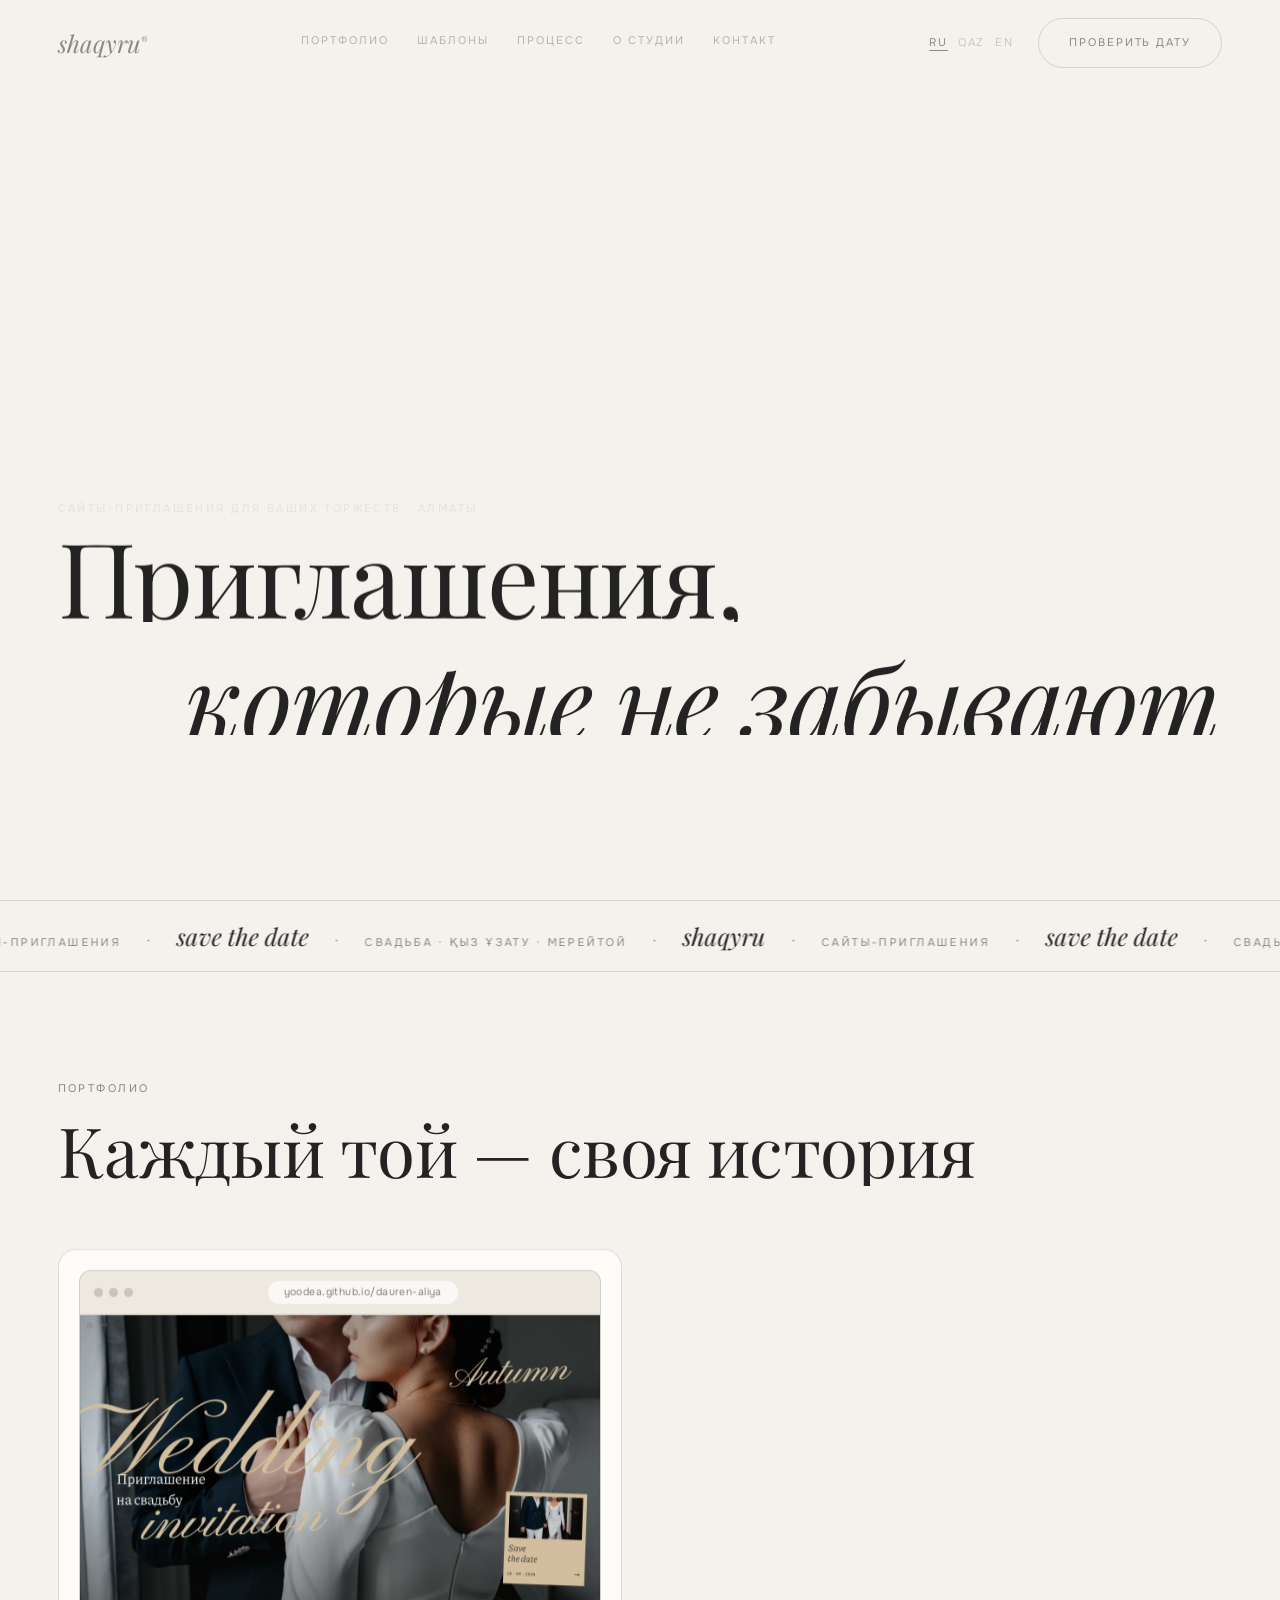
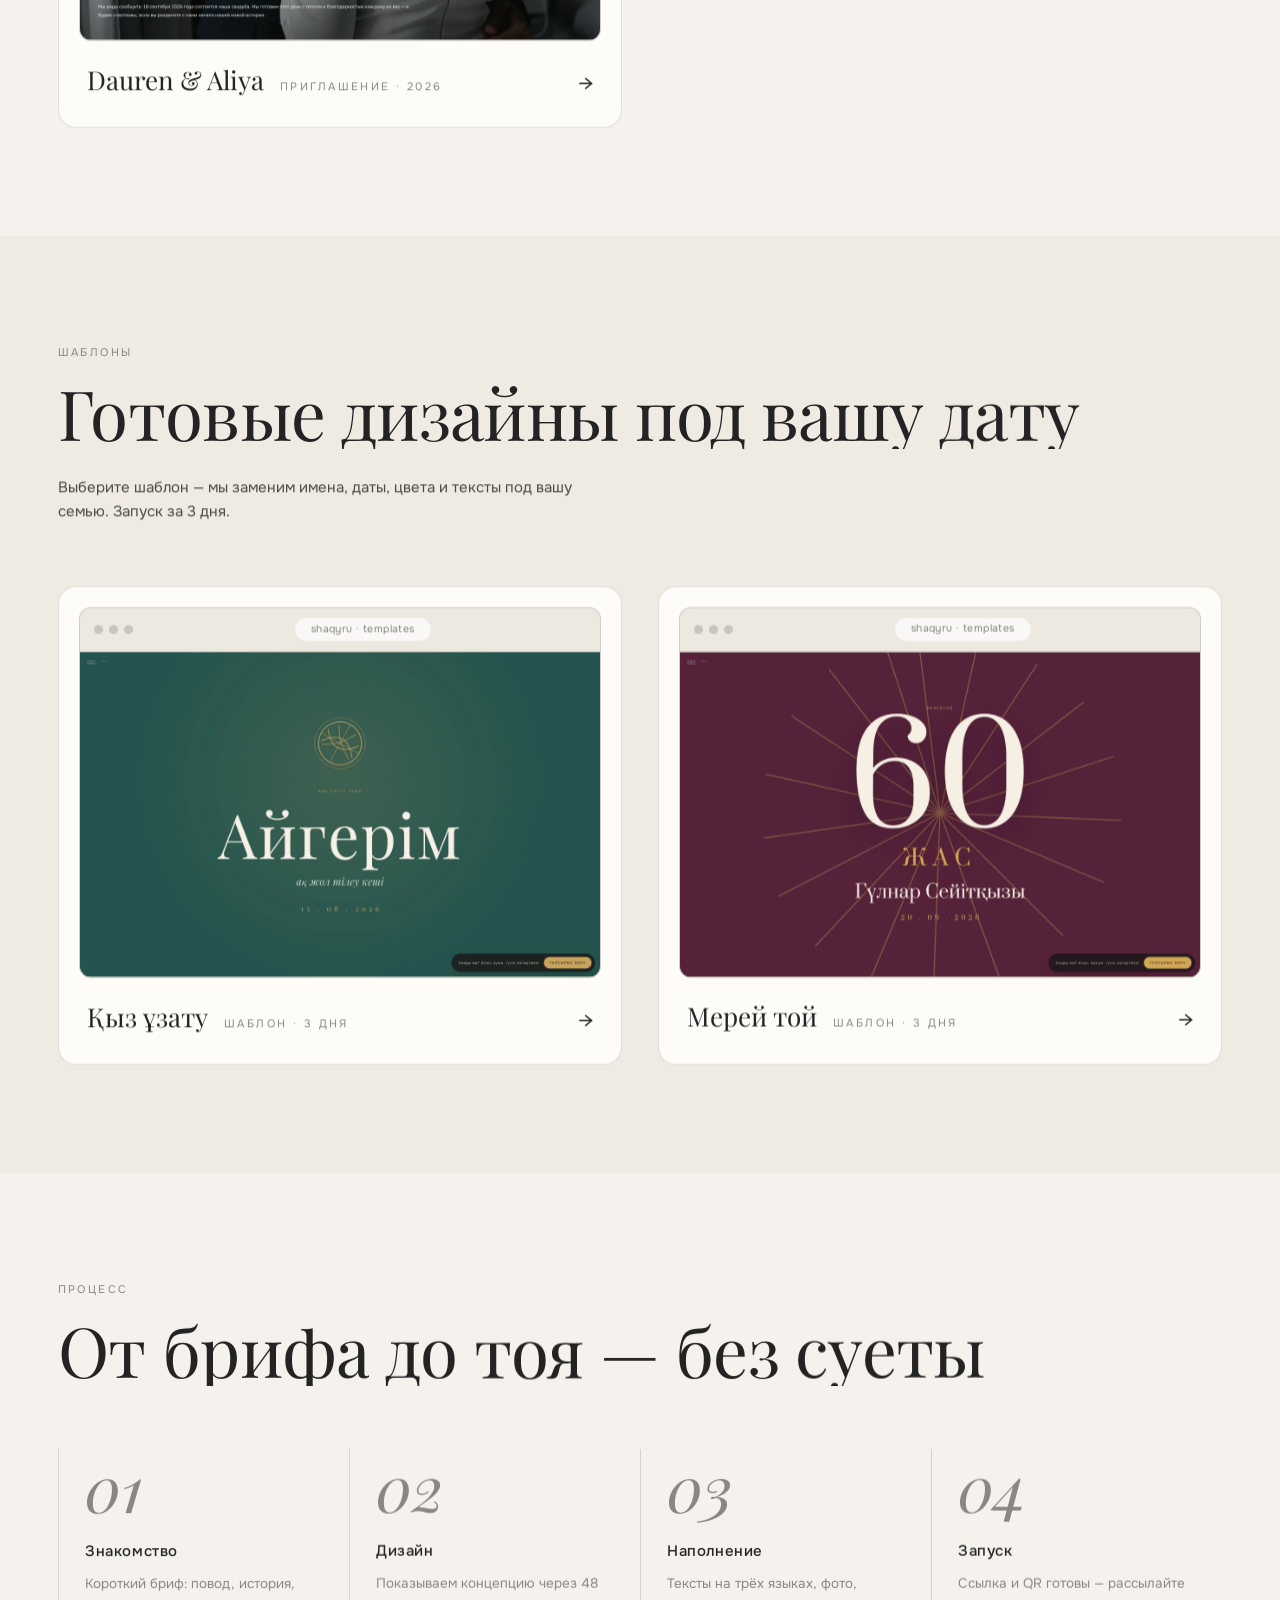
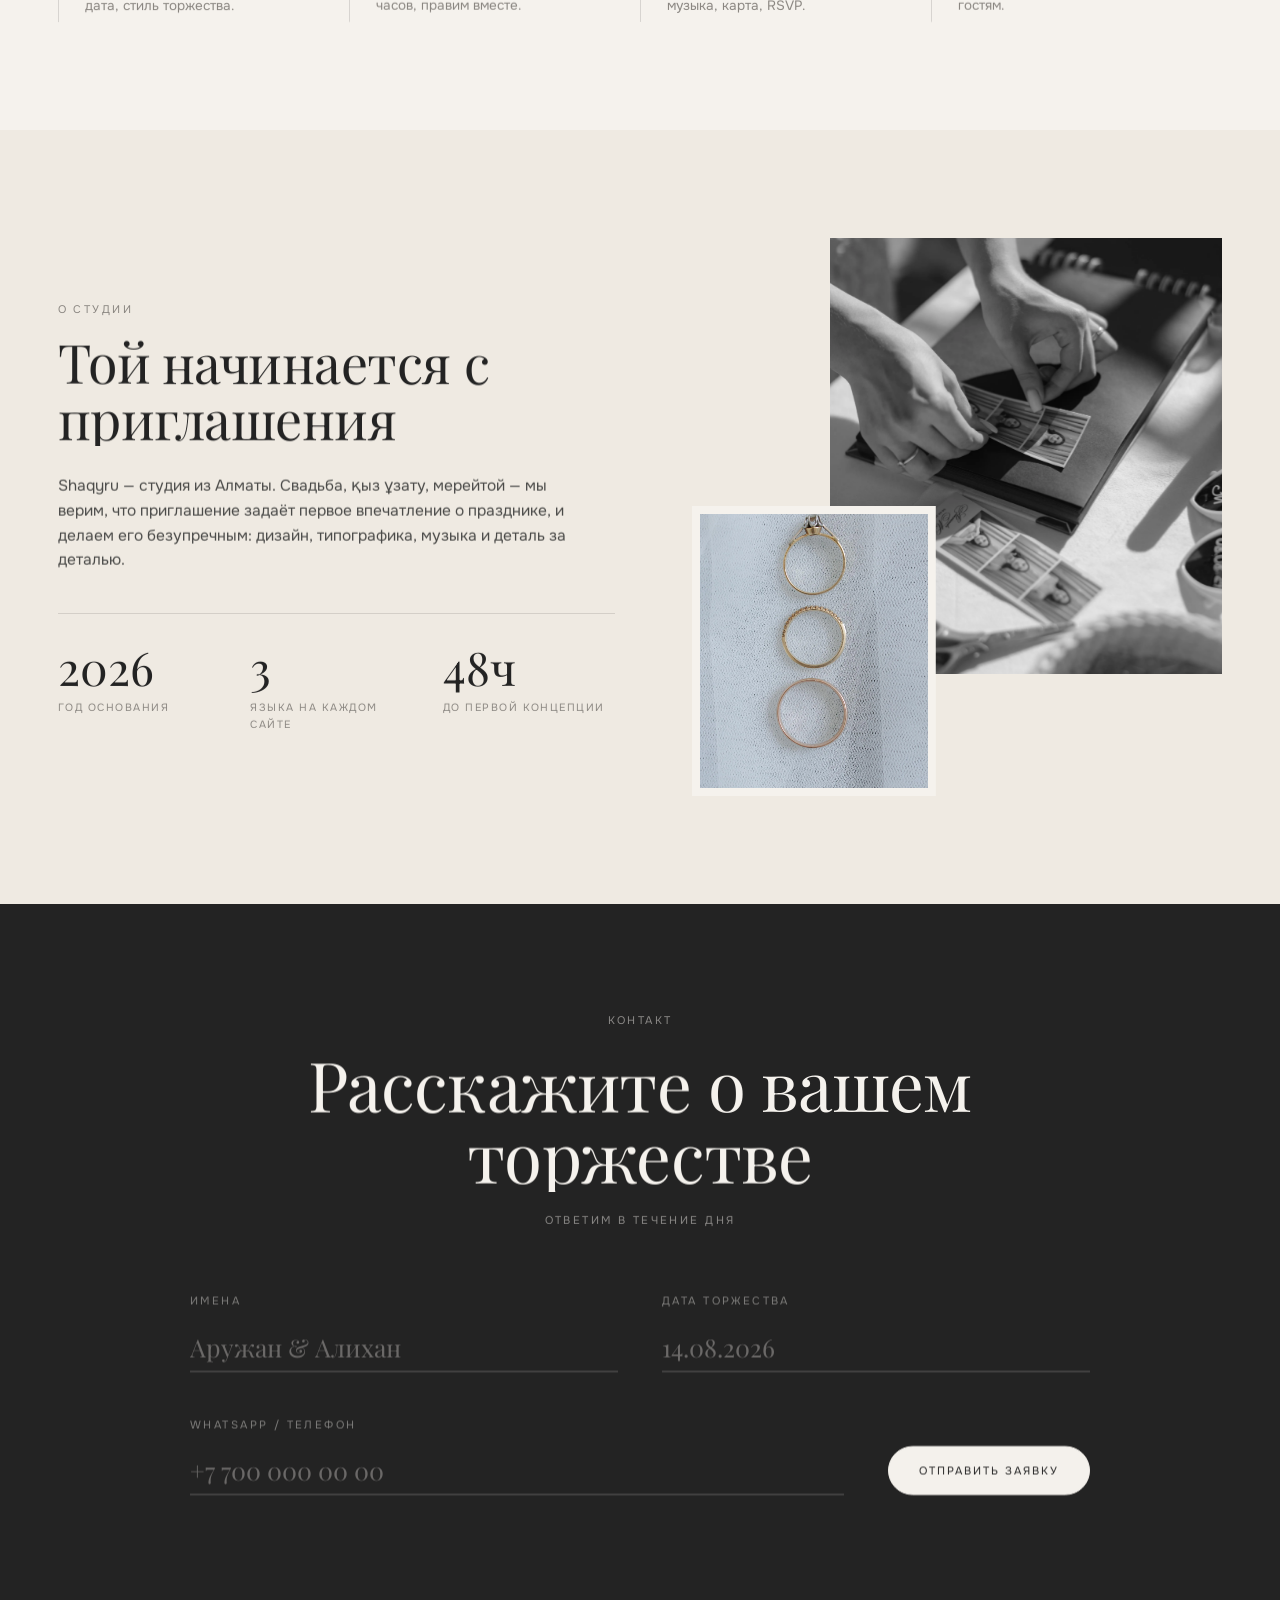
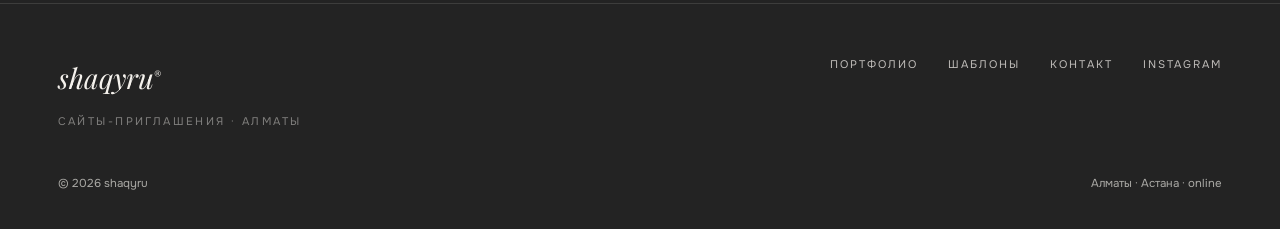
<file: index.html>
<!DOCTYPE html>
<html lang="ru">
<head>
<meta charset="utf-8">
<meta name="viewport" content="width=device-width, initial-scale=1">
<script>document.documentElement.classList.add('js')</script>
<title>shaqyru — сайты-приглашения для ваших торжеств</title>
<meta name="description" content="Сайты-приглашения для свадеб, қыз ұзату и мерейтоев: история, RSVP и вся информация для гостей в одной красивой ссылке. Алматы · Астана · online.">
<meta property="og:title" content="shaqyru — сайты-приглашения для ваших торжеств">
<meta property="og:description" content="Свадьба, қыз ұзату или мерейтой — персональный сайт вашего торжества в одной красивой ссылке.">
<meta property="og:type" content="website">
<meta property="og:url" content="https://yoodea.github.io/shaqyru/">
<meta property="og:image" content="https://yoodea.github.io/shaqyru/og.jpg">
<meta property="og:image:width" content="1200">
<meta property="og:image:height" content="630">
<meta name="twitter:card" content="summary_large_image">
<meta name="twitter:image" content="https://yoodea.github.io/shaqyru/og.jpg">
<link rel="preconnect" href="https://fonts.googleapis.com">
<link rel="preconnect" href="https://fonts.gstatic.com" crossorigin>
<link href="https://fonts.googleapis.com/css2?family=Playfair+Display:ital,wght@0,400;0,500;1,400;1,500&family=Onest:wght@300;400;500&display=swap" rel="stylesheet">
<link rel="stylesheet" href="styles.css?v=brand1">
</head>
<body>

<!-- прелоадер: колонки цифр → 100 -->
<div id="preloader">
  <div class="brand">shaqyru</div>
  <div class="ldr-digits">
    <div class="ldr-col"><div class="stack"><span>0</span><span>3</span><span>6</span><span>1</span></div></div>
    <div class="ldr-col"><div class="stack"><span>0</span><span>5</span><span>2</span><span>8</span><span>0</span></div></div>
    <div class="ldr-col"><div class="stack"><span>0</span><span>7</span><span>4</span><span>9</span><span>6</span><span>0</span></div></div>
    <div class="ldr-pct">%</div>
  </div>
</div>

<!-- навигация -->
<header class="nav">
  <a href="#top" class="nav-logo">shaqyru<sup style="font-size:10px; font-style:normal">®</sup></a>
  <nav class="nav-links">
    <a class="roll" data-i18n="nav_folio" href="#portfolio">Портфолио</a>
    <a class="roll" data-i18n="nav_tpl" href="#templates">Шаблоны</a>
    <a class="roll" data-i18n="nav_process" href="#process">Процесс</a>
    <a class="roll" data-i18n="nav_about" href="#about">О студии</a>
    <a class="roll" data-i18n="nav_contact" href="#contact">Контакт</a>
  </nav>
  <div class="nav-right">
    <div class="lang">
      <button data-lang="ru" class="on">RU</button>
      <button data-lang="kk">QAZ</button>
      <button data-lang="en">EN</button>
    </div>
    <a href="#contact" class="pill ghost"><span class="lbl" data-i18n="nav_cta">Проверить дату</span></a>
    <button class="burger" aria-label="Меню" aria-expanded="false"><span></span><span></span></button>
  </div>
</header>

<!-- мобильное меню -->
<div id="mmenu" aria-hidden="true">
  <nav class="mmenu-links">
    <a data-i18n="nav_folio" href="#portfolio">Портфолио</a>
    <a data-i18n="nav_tpl" href="#templates">Шаблоны</a>
    <a data-i18n="nav_process" href="#process">Процесс</a>
    <a data-i18n="nav_about" href="#about">О студии</a>
    <a data-i18n="nav_contact" href="#contact">Контакт</a>
  </nav>
  <div class="mmenu-foot label" data-i18n="footer_tag">сайты-приглашения · Алматы</div>
</div>

<!-- шторка перехода между страницами -->
<div id="veil"></div>

<!-- hero -->
<section class="hero" id="top">
  <div class="label hero-kicker" data-i18n="hero_kicker">Сайты-приглашения для ваших торжеств · Алматы</div>
  <h1 class="hero-title">
    <span class="line"><span class="inner"><span data-i18n="hero_l1">Приглашения,</span><span class="hero-fig"><img src="uploads/Image from Kosaev (21).webp" alt="" loading="eager"></span></span></span>
    <span class="line"><span class="inner"><span class="hero-fig"><img src="uploads/Image from Kosaev (13).webp" alt="" loading="eager"></span><em data-i18n="hero_l2">которые не забывают</em></span></span>
  </h1>
  <div class="hero-foot">
    <p class="hero-sub" data-i18n="hero_sub">Свадьба, қыз ұзату или мерейтой — персональный сайт вашего торжества: история, RSVP и вся информация для гостей в одной красивой ссылке.</p>
    <a href="#contact" class="pill solid"><span class="lbl" data-i18n="hero_cta">Проверить дату</span></a>
  </div>
</section>

<!-- бегущая строка -->
<div class="marquee" aria-hidden="true">
  <div class="track">
    <div class="chunk">
      <span class="serif">shaqyru</span><span class="dot">·</span>
      <span class="label">сайты-приглашения</span><span class="dot">·</span>
      <span class="serif">save the date</span><span class="dot">·</span>
      <span class="label">свадьба · қыз ұзату · мерейтой</span><span class="dot">·</span>
      <span class="serif">shaqyru</span><span class="dot">·</span>
      <span class="label">сайты-приглашения</span><span class="dot">·</span>
      <span class="serif">save the date</span><span class="dot">·</span>
      <span class="label">свадьба · қыз ұзату · мерейтой</span><span class="dot">·</span>
    </div>
    <div class="chunk">
      <span class="serif">shaqyru</span><span class="dot">·</span>
      <span class="label">сайты-приглашения</span><span class="dot">·</span>
      <span class="serif">save the date</span><span class="dot">·</span>
      <span class="label">свадьба · қыз ұзату · мерейтой</span><span class="dot">·</span>
      <span class="serif">shaqyru</span><span class="dot">·</span>
      <span class="label">сайты-приглашения</span><span class="dot">·</span>
      <span class="serif">save the date</span><span class="dot">·</span>
      <span class="label">свадьба · қыз ұзату · мерейтой</span><span class="dot">·</span>
    </div>
  </div>
</div>

<!-- портфолио: карточки проектов -->
<section id="portfolio">
  <div class="sec-head">
    <span class="label" data-i18n="folio_label">Портфолио</span>
    <h2 class="sec-title" data-i18n="folio_title">Каждый той — своя история</h2>
  </div>
  <div class="work-grid">
    <a class="work-card rv" href="https://yoodea.github.io/dauren-aliya/" target="_blank" rel="noopener">
      <div class="wc-browser">
        <div class="wc-bar" aria-hidden="true">
          <span class="wc-dot"></span><span class="wc-dot"></span><span class="wc-dot"></span>
          <span class="wc-url">yoodea.github.io/dauren-aliya</span>
        </div>
        <div class="wc-shot"><img src="uploads/da-site.webp" alt="Сайт-приглашение Dauren & Aliya" loading="lazy"></div>
      </div>
      <div class="wc-meta">
        <span class="wc-name">Dauren &amp; Aliya</span>
        <span class="label" data-i18n="folio_tag">приглашение · 2026</span>
        <span class="wc-arrow">→</span>
      </div>
    </a>
  </div>
</section>

<!-- шаблоны -->
<section id="templates" style="background:var(--cream-2)">
  <div class="sec-head">
    <span class="label" data-i18n="tpl_label">Шаблоны</span>
    <h2 class="sec-title" data-i18n="tpl_title">Готовые дизайны под вашу дату</h2>
    <p class="rv" style="margin:26px 0 0; max-width:520px; color:var(--ink-soft)" data-i18n="tpl_note">Выберите шаблон — мы заменим имена, даты, цвета и тексты под вашу семью. Запуск за 3 дня.</p>
  </div>
  <div class="work-grid">
    <a class="work-card rv" href="templates/kyz-uzatu/" target="_blank" rel="noopener">
      <div class="wc-browser">
        <div class="wc-bar" aria-hidden="true">
          <span class="wc-dot"></span><span class="wc-dot"></span><span class="wc-dot"></span>
          <span class="wc-url">shaqyru · templates</span>
        </div>
        <div class="wc-shot"><img src="uploads/tpl-kyz.webp" alt="Шаблон приглашения на қыз ұзату" loading="lazy"></div>
      </div>
      <div class="wc-meta">
        <span class="wc-name">Қыз ұзату</span>
        <span class="label" data-i18n="tpl_tag">шаблон · 3 дня</span>
        <span class="wc-arrow">→</span>
      </div>
    </a>
    <a class="work-card rv" data-d="120" href="templates/merey-toi/" target="_blank" rel="noopener">
      <div class="wc-browser">
        <div class="wc-bar" aria-hidden="true">
          <span class="wc-dot"></span><span class="wc-dot"></span><span class="wc-dot"></span>
          <span class="wc-url">shaqyru · templates</span>
        </div>
        <div class="wc-shot"><img src="uploads/tpl-merey.webp" alt="Шаблон приглашения на мерейтой" loading="lazy"></div>
      </div>
      <div class="wc-meta">
        <span class="wc-name">Мерей той</span>
        <span class="label" data-i18n="tpl_tag">шаблон · 3 дня</span>
        <span class="wc-arrow">→</span>
      </div>
    </a>
  </div>
</section>

<!-- процесс -->
<section id="process">
  <div class="sec-head">
    <span class="label" data-i18n="process_label">Процесс</span>
    <h2 class="sec-title" data-i18n="process_title">От брифа до тоя — без суеты</h2>
  </div>
  <div class="steps">
    <div class="step rv">
      <div class="n">01</div>
      <h3 data-i18n="s1t">Знакомство</h3>
      <p data-i18n="s1d">Короткий бриф: повод, история, дата, стиль торжества.</p>
    </div>
    <div class="step rv" data-d="100">
      <div class="n">02</div>
      <h3 data-i18n="s2t">Дизайн</h3>
      <p data-i18n="s2d">Показываем концепцию через 48 часов, правим вместе.</p>
    </div>
    <div class="step rv" data-d="200">
      <div class="n">03</div>
      <h3 data-i18n="s3t">Наполнение</h3>
      <p data-i18n="s3d">Тексты на трёх языках, фото, музыка, карта, RSVP.</p>
    </div>
    <div class="step rv" data-d="300">
      <div class="n">04</div>
      <h3 data-i18n="s4t">Запуск</h3>
      <p data-i18n="s4d">Ссылка и QR готовы — рассылайте гостям.</p>
    </div>
  </div>
</section>

<!-- о студии -->
<section id="about" style="background:var(--cream-2)">
  <div class="about-grid">
    <div class="about-copy">
      <div class="sec-head" style="margin-bottom:28px">
        <span class="label" data-i18n="about_label">О студии</span>
        <h2 class="sec-title" data-i18n="about_title" style="font-size:clamp(34px,4.2vw,64px)">Той начинается с приглашения</h2>
      </div>
      <p class="rv" data-i18n="about_p1">Shaqyru — студия из Алматы. Свадьба, қыз ұзату, мерейтой — мы верим, что приглашение задаёт первое впечатление о празднике, и делаем его безупречным: дизайн, типографика, музыка и деталь за деталью.</p>
      <div class="stats rv" data-d="100">
        <div class="stat">
          <div class="v">2026</div>
          <div class="l" data-i18n="st1">год основания</div>
        </div>
        <div class="stat">
          <div class="v"><span data-count="3">0</span></div>
          <div class="l" data-i18n="st2">языка на каждом сайте</div>
        </div>
        <div class="stat">
          <div class="v"><span data-count="48">0</span>ч</div>
          <div class="l" data-i18n="st3">до первой концепции</div>
        </div>
      </div>
    </div>
    <div class="about-imgs">
      <div class="im1 rv-img"><div class="par"><img src="uploads/Image from Kosaev (22).webp" alt="Студия за работой"></div></div>
      <div class="im2 rv-img"><div class="par"><img src="uploads/Image from Kosaev (3).webp" alt="Деталь приглашения"></div></div>
    </div>
  </div>
</section>



<!-- контакт -->
<section id="contact" class="contact">
  <div class="contact-inner">
    <span class="label" style="display:block; margin-bottom:18px" data-i18n="contact_label">Контакт</span>
    <h2 class="sec-title" data-i18n="contact_title">Расскажите о вашем торжестве</h2>
    <p class="label rv" style="margin-top:20px" data-i18n="f_note">Ответим в течение дня</p>
    <form id="leadForm" class="rv" data-d="120">
      <div class="f-row">
        <label class="f-cell">
          <span class="label" data-i18n="f_names">Имена</span>
          <input type="text" name="names" placeholder="Аружан & Алихан" autocomplete="off">
        </label>
        <label class="f-cell">
          <span class="label" data-i18n="f_date">Дата торжества</span>
          <input type="text" name="date" placeholder="14.08.2026" autocomplete="off">
        </label>
      </div>
      <div class="f-send">
        <label class="f-cell">
          <span class="label" data-i18n="f_phone">WhatsApp / телефон</span>
          <input type="tel" name="phone" placeholder="+7 700 000 00 00">
        </label>
        <button type="submit" class="pill light"><span class="lbl" data-i18n="f_btn">Отправить заявку</span></button>
      </div>
    </form>
    <div id="formDone">Рахмет!</div>
  </div>
</section>

<!-- футер -->
<footer>
  <div class="foot-top">
    <div>
      <div class="foot-brand">shaqyru<sup style="font-size:11px; font-style:normal">®</sup></div>
      <div class="label" style="margin-top:12px; color:rgba(245,242,237,.45)" data-i18n="footer_tag">сайты-приглашения · Алматы</div>
    </div>
    <div class="foot-links">
      <a class="roll" data-i18n="nav_folio" href="#portfolio">Портфолио</a>
    <a class="roll" data-i18n="nav_tpl" href="#templates">Шаблоны</a>
        <a class="roll" data-i18n="nav_contact" href="#contact">Контакт</a>
      <a class="roll" href="#top">Instagram</a>
    </div>
  </div>
  <div class="foot-bot">
    <span>© 2026 shaqyru</span>
    <span>Алматы · Астана · online</span>
  </div>
</footer>

<script>
window.SHQ_I18N = {
  kk: {
    nav_folio: 'Портфолио', nav_tpl: 'Үлгілер', nav_price: 'Тарифтер', nav_process: 'Кезеңдер', nav_about: 'Студия туралы', nav_contact: 'Байланыс', nav_cta: 'Күнді тексеру',
    hero_kicker: 'Тойларыңызға арналған шақыру-сайттар · Алматы',
    hero_l1: 'Ұмытылмайтын', hero_l2: 'шақыру-сайттар',
    hero_sub: 'Үйлену тойы, қыз ұзату немесе мерейтой — тойыңыздың жеке сайты: тарих, RSVP және қонақтарға қажет барлық ақпарат бір әдемі сілтемеде.',
    hero_cta: 'Күнді тексеру',
    see_project: 'Сайтты көру', folio_tag: 'шақыру · 2026',
    tpl_label: 'Үлгілер', tpl_title: 'Күніңізге дайын дизайндар', tpl_note: 'Үлгіні таңдаңыз — есімдерді, күндерді, түстер мен мәтіндерді отбасыңызға бейімдейміз. 3 күнде іске қосамыз.', tpl_tag: 'үлгі · 3 күн',
    folio_label: 'Портфолио', folio_title: 'Әр тойдың өз тарихы бар',
    price_label: 'Тарифтер', price_title: 'Тойыңызға лайық формат',
    t1_desc: 'Коллекциядағы дайын дизайн — жылдам әрі талғаммен',
    t2_desc: 'Сіздің тарихыңызға жеке дизайн',
    t3_desc: 'Той күніне дейін толық сүйемелдеу',
    t1f1: 'Бір беттік сайт', t1f2: 'Қонақтарға RSVP-форма', t1f3: 'Карта және кері санақ', t1f4: '200 қонаққа дейін', t1f5: '3 күнде іске қосу',
    t2f1: '«Классик» тарифінің бәрі', t2f2: 'Жеке дизайн', t2f4: 'Қонақтарға есімді шақырулар', t2f5: 'Жұптың әні мен видеосы', t2f6: '7 күнде іске қосу',
    t3f1: '«Премиум» тарифінің бәрі', t3f2: 'Жобаның арт-директоры', t3f3: 'Анимация мен 3D-детальдар', t3f4: 'Отырғызу және дресс-код', t3f5: 'Банкеттегі QR-экран', t3f6: 'Той күнгі қолдау',
    t_badge: 'жиі таңдайды', t_cta: 'Таңдау',
    process_label: 'Кезеңдер', process_title: 'Брифтен тойға дейін — абыржусыз',
    s1t: 'Танысу', s1d: 'Қысқа бриф: той себебі, тарихы, күні, стилі.',
    s2t: 'Дизайн', s2d: '48 сағатта тұжырымдама көрсетеміз, бірге түзейміз.',
    s3t: 'Мазмұн', s3d: 'Үш тілдегі мәтін, фото, музыка, карта, RSVP.',
    s4t: 'Іске қосу', s4d: 'Сілтеме мен QR дайын — қонақтарға жіберіңіз.',
    about_label: 'Студия туралы', about_title: 'Той шақырудан басталады',
    about_p1: 'Shaqyru — Алматыдағы студия. Үйлену тойы, қыз ұзату, мерейтой — шақыру тойдың алғашқы әсерін қалыптастырады деп сенеміз, сондықтан оны мінсіз жасаймыз: дизайн, типографика, музыка және әр детальді ойластырамыз.',
    st1: 'құрылған жыл', st2: 'тіл әр сайтта', st3: 'алғашқы тұжырымдамаға дейін',
    rev_label: 'Пікірлер', rev_title: 'Жұптарымыздың сөзі',
    contact_label: 'Байланыс', contact_title: 'Тойыңыз туралы айтыңыз',
    f_note: 'Бір күн ішінде жауап береміз',
    f_names: 'Есімдер', f_date: 'Той күні', f_phone: 'WhatsApp / телефон', f_btn: 'Өтінім жіберу',
    footer_tag: 'шақыру-сайттар · Алматы'
  },
  en: {
    nav_folio: 'Portfolio', nav_tpl: 'Templates', nav_price: 'Pricing', nav_process: 'Process', nav_about: 'About', nav_contact: 'Contact', nav_cta: 'Check the date',
    hero_kicker: 'Invitation websites for your celebrations · Almaty',
    hero_l1: 'Invitations', hero_l2: 'they never forget',
    hero_sub: 'A wedding, qyz uzatu or anniversary — a personal website for your celebration: the story, RSVP and every guest detail in one beautiful link.',
    hero_cta: 'Check the date',
    see_project: 'Visit the site', folio_tag: 'invitation · 2026',
    tpl_label: 'Templates', tpl_title: 'Ready-made designs for your date', tpl_note: 'Pick a template — we adapt names, dates, colors and copy to your family. Live in 3 days.', tpl_tag: 'template · 3 days',
    folio_label: 'Portfolio', folio_title: 'Every toi, its own story',
    price_label: 'Pricing', price_title: 'A format for your wedding',
    t1_desc: 'A design from our collection — fast and tasteful',
    t2_desc: 'A custom design of your story',
    t3_desc: 'Full care until the wedding day',
    t1f1: 'One-page website', t1f2: 'RSVP form for guests', t1f3: 'Map & countdown', t1f4: 'Up to 200 guests', t1f5: 'Live in 3 days',
    t2f1: 'Everything in «Classic»', t2f2: 'Custom design', t2f4: 'Personal guest invitations', t2f5: 'Your music & video', t2f6: 'Live in 7 days',
    t3f1: 'Everything in «Premium»', t3f2: 'Project art director', t3f3: 'Motion & 3D details', t3f4: 'Seating & dress code', t3f5: 'QR screen at the banquet', t3f6: 'Day-of support',
    t_badge: 'most popular', t_cta: 'Choose',
    process_label: 'Process', process_title: 'From brief to the big day',
    s1t: 'We meet', s1d: 'A short brief: your story, the date, the style.',
    s2t: 'Design', s2d: 'First concept in 48 hours, refined together.',
    s3t: 'Content', s3d: 'Copy in three languages, photos, music, map, RSVP.',
    s4t: 'Launch', s4d: 'Link and QR ready — send it to your guests.',
    about_label: 'About', about_title: 'A toi begins with the invitation',
    about_p1: 'Shaqyru is a studio from Almaty. Weddings, qyz uzatu, anniversaries — we believe the invitation sets the first impression of a celebration, so we make it flawless: design, typography, music, detail by detail.',
    st1: 'founded', st2: 'languages per site', st3: 'to the first concept',
    rev_label: 'Kind words', rev_title: 'From our couples',
    contact_label: 'Contact', contact_title: 'Tell us about your celebration',
    f_note: 'We reply within a day',
    f_names: 'Your names', f_date: 'Celebration date', f_phone: 'WhatsApp / phone', f_btn: 'Send request',
    footer_tag: 'invitation websites · Almaty'
  }
};
</script>
<script src="assets/gsap.min.js"></script>
<script src="assets/ScrollTrigger.min.js"></script>
<script src="assets/lenis.min.js"></script>
<script src="main.js?v=brand1"></script>
</body>
</html>
</file>
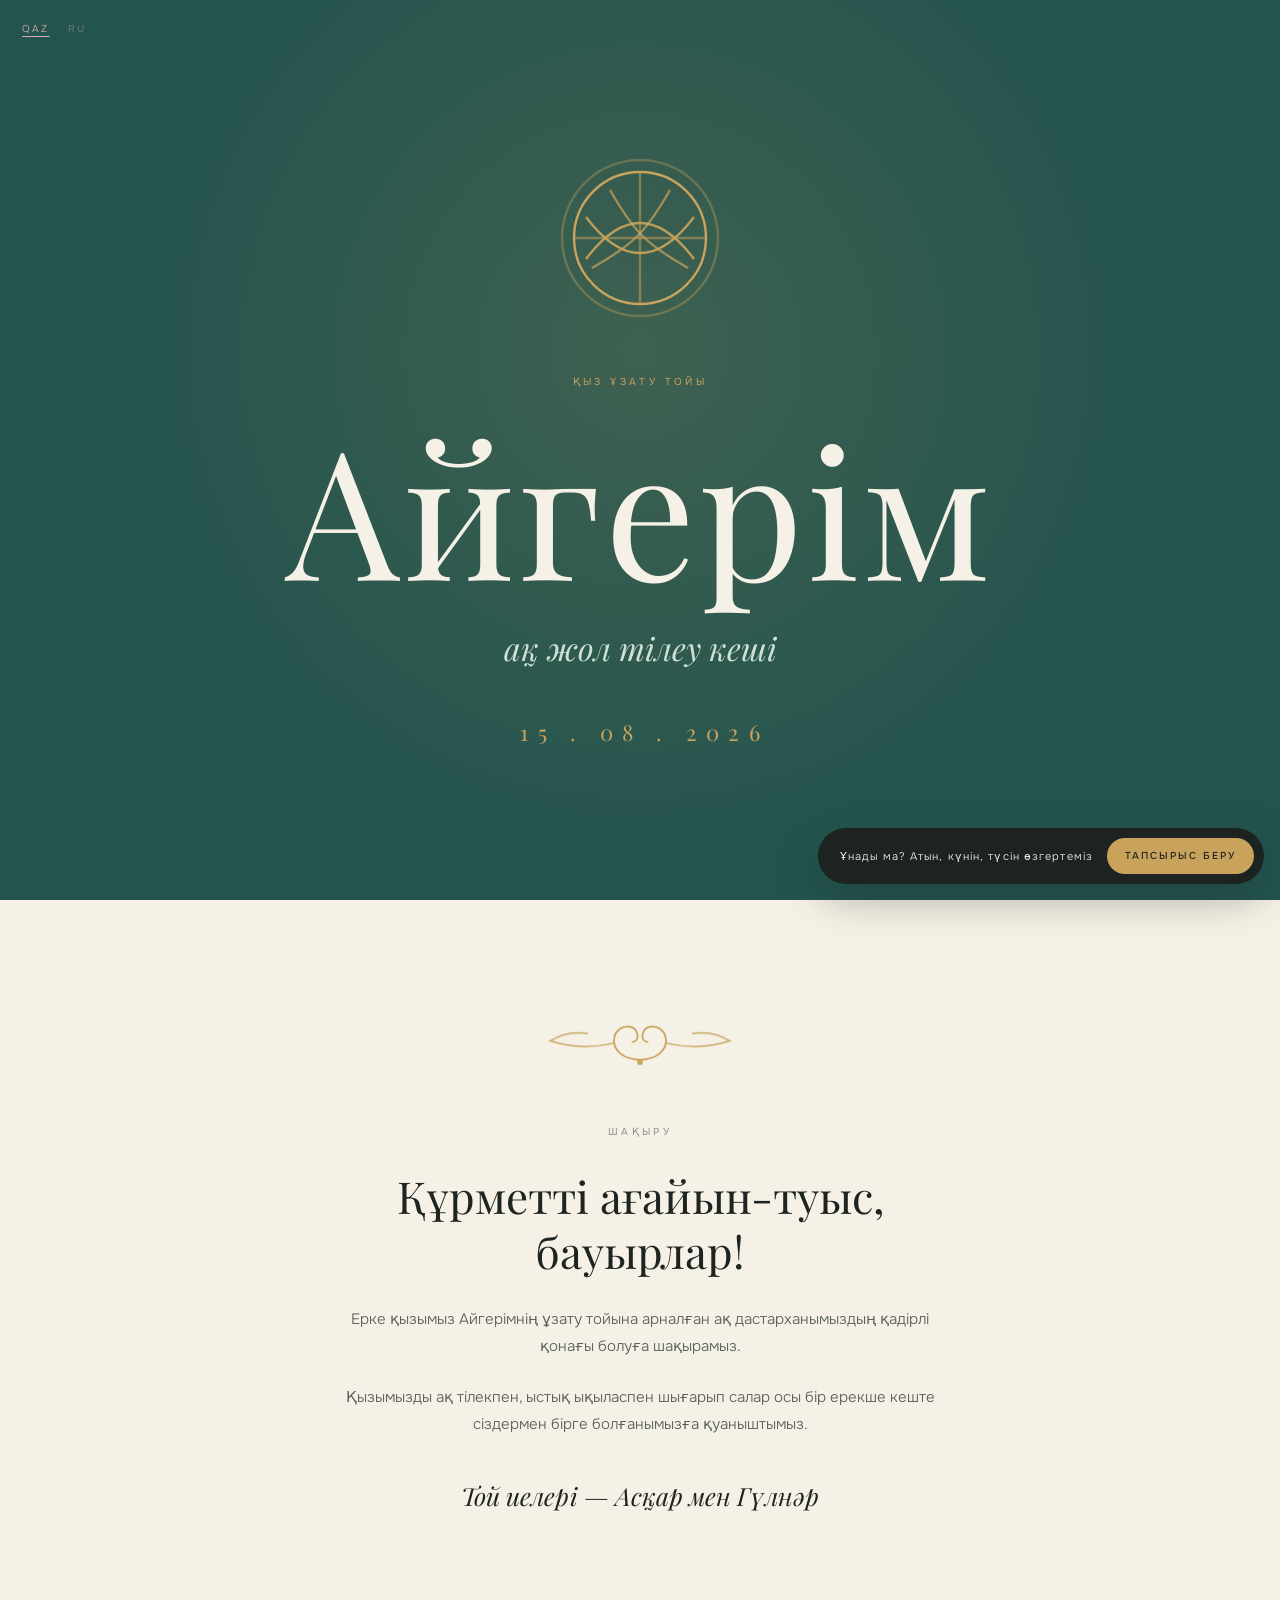
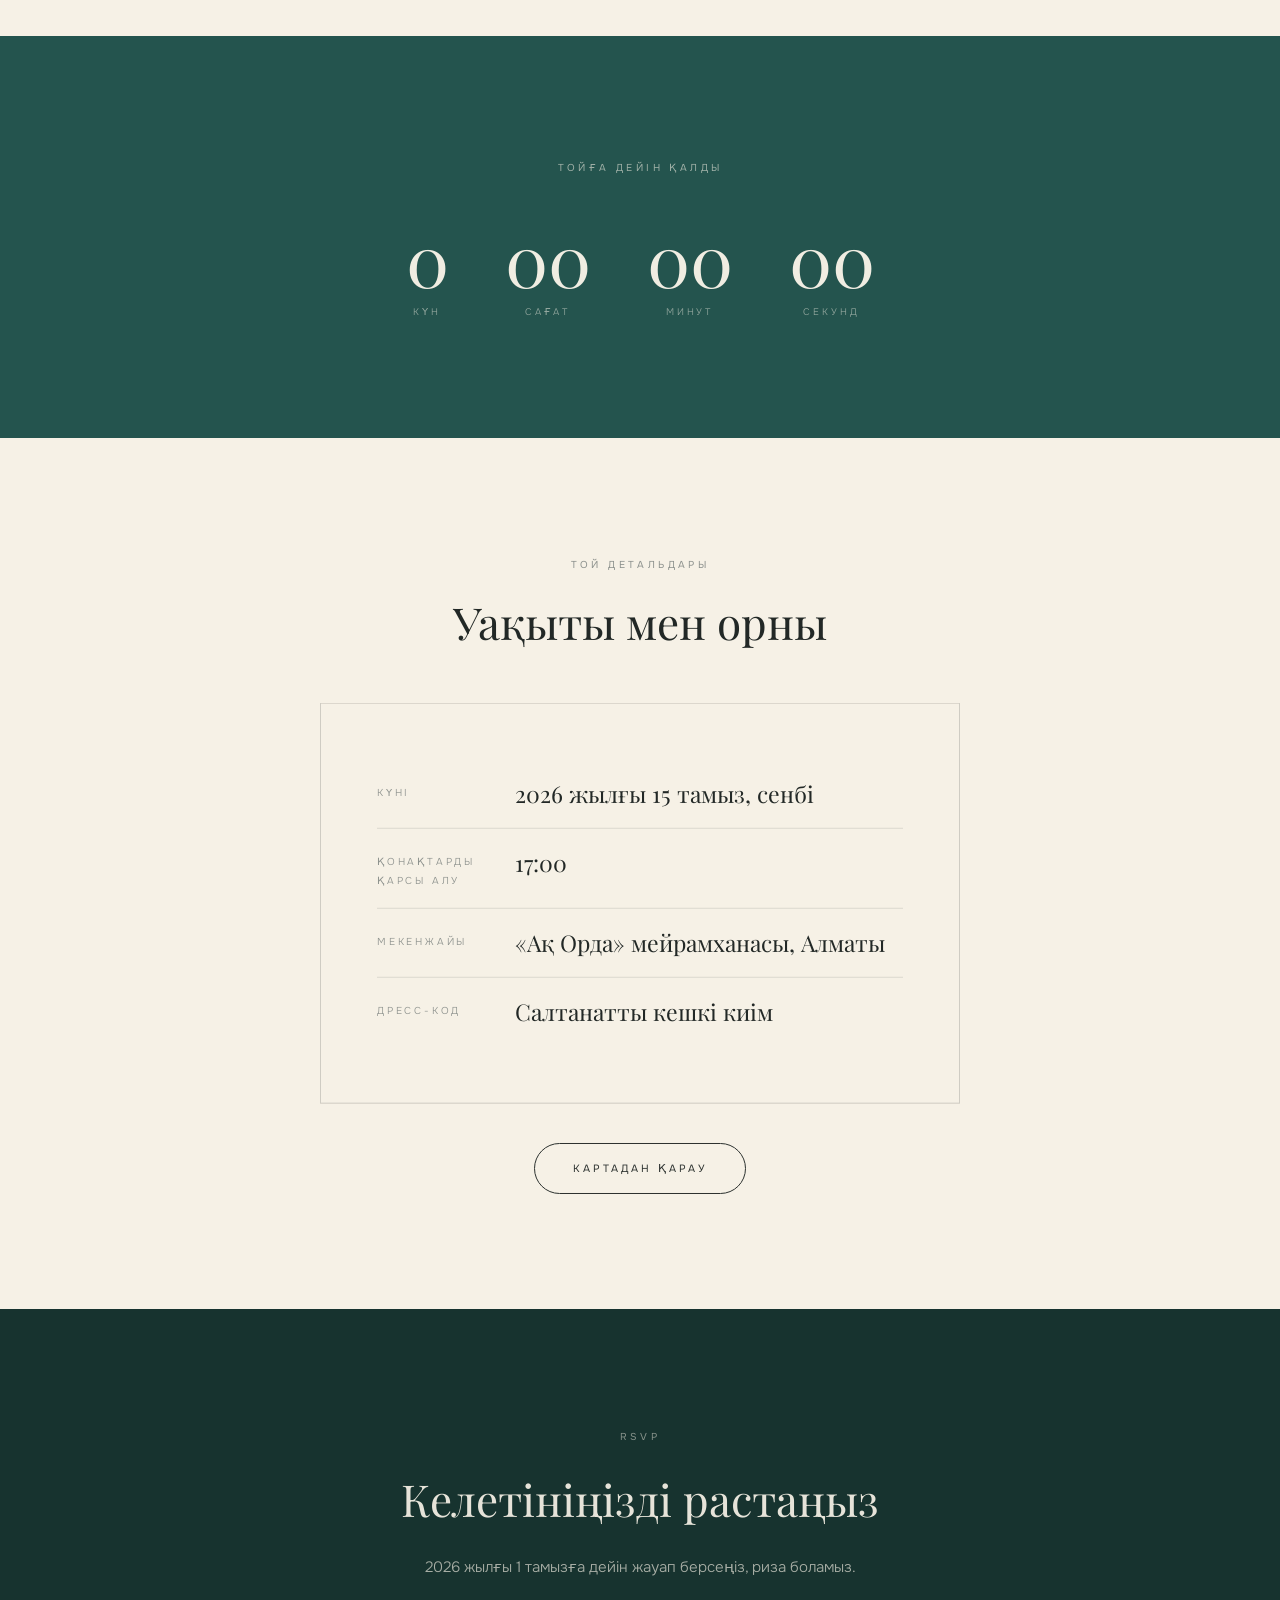
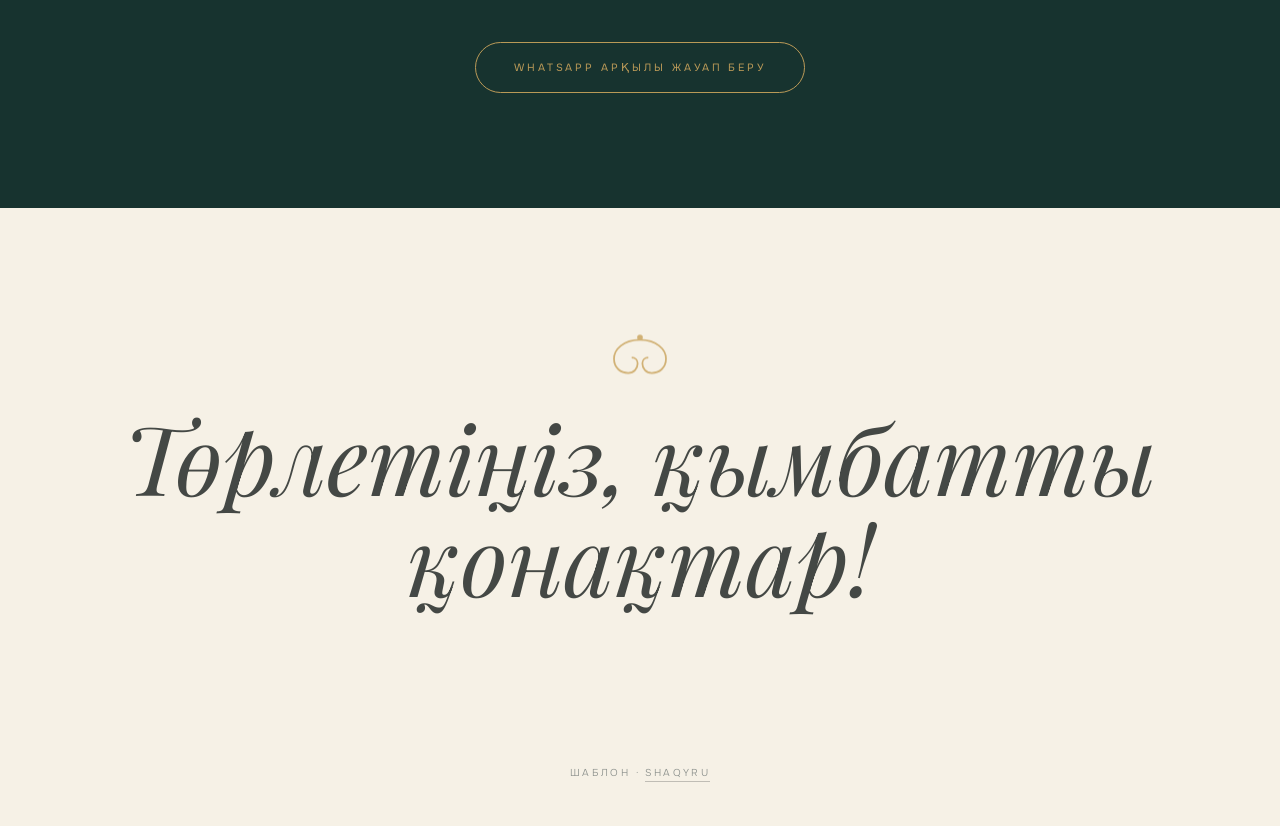
<file: templates/kyz-uzatu/index.html>
<!DOCTYPE html>
<html lang="kk">
<head>
<meta charset="utf-8">
<meta name="viewport" content="width=device-width, initial-scale=1">
<script>document.documentElement.classList.add('js')</script>
<title>Қыз ұзату — шаблон приглашения · shaqyru</title>
<meta name="description" content="Шаблон сайта-приглашения на қыз ұзату. Имена, дата и цвета меняются под вашу семью — запуск за 3 дня.">
<meta name="robots" content="noindex">
<link rel="preconnect" href="https://fonts.googleapis.com">
<link rel="preconnect" href="https://fonts.gstatic.com" crossorigin>
<link href="https://fonts.googleapis.com/css2?family=Playfair+Display:ital,wght@0,400;0,500;1,400&family=Onest:wght@300;400;500&display=swap" rel="stylesheet">
<style>
:root {
  --cream: #f6f1e6;
  --teal: #24544e;
  --teal-deep: #17332f;
  --gold: #c9a35c;
  --ink: #1d2321;
  --serif: 'Playfair Display', serif;
  --sans: 'Onest', sans-serif;
  --ease: cubic-bezier(.22, 1, .36, 1);
}
* { box-sizing: border-box; }
html { height: 100%; }
html.lenis, html.lenis body { height: auto; }
.lenis.lenis-smooth { scroll-behavior: auto !important; }
body {
  margin: 0; background: var(--cream); color: var(--ink);
  font-family: var(--sans); font-weight: 300;
  font-size: 15px; line-height: 1.85;
  -webkit-font-smoothing: antialiased; overflow-x: hidden;
}
::selection { background: var(--gold); color: #fff; }
a { color: inherit; text-decoration: none; }
.label { font-size: 10px; letter-spacing: .34em; text-transform: uppercase; font-weight: 400; }

/* язык */
.lang { position: fixed; top: 16px; left: 18px; z-index: 90; display: flex; gap: 10px; mix-blend-mode: difference; color: #fff; }
.lang button { font: inherit; font-size: 10px; letter-spacing: .22em; text-transform: uppercase; background: none; border: none; color: inherit; cursor: pointer; padding: 4px; opacity: .5; transition: opacity .3s; }
.lang button.on { opacity: 1; text-decoration: underline; text-underline-offset: 4px; }

/* плашка «шаблон» */
.tpl-bar {
  position: fixed; right: 16px; bottom: 16px; z-index: 95;
  display: flex; align-items: center; gap: 14px;
  background: var(--ink); color: var(--cream);
  border-radius: 999px; padding: 10px 10px 10px 22px;
  font-size: 11px; letter-spacing: .1em;
  box-shadow: 0 14px 40px rgba(23, 51, 47, .35);
}
.tpl-bar .b {
  background: var(--gold); color: var(--ink);
  border-radius: 999px; padding: 9px 18px;
  font-size: 10px; letter-spacing: .2em; text-transform: uppercase; font-weight: 500;
}

/* hero */
.hero {
  min-height: 100svh; background: var(--teal); color: var(--cream);
  display: flex; flex-direction: column; align-items: center; justify-content: center;
  text-align: center; padding: 80px 24px; position: relative; overflow: hidden;
}
.hero .halo {
  position: absolute; inset: -20%;
  background: radial-gradient(circle at 50% 42%, rgba(201,163,92,.16) 0%, rgba(201,163,92,0) 45%);
}
.shanyrak { width: clamp(120px, 16vw, 180px); margin-bottom: clamp(28px, 5vh, 48px); }
.shanyrak .spin { transform-origin: 50% 50%; animation: spin 40s linear infinite; }
@keyframes spin { to { transform: rotate(360deg); } }
@media (prefers-reduced-motion: reduce) { .shanyrak .spin { animation: none; } }
.hero .kicker { color: var(--gold); margin-bottom: 26px; }
.hero h1 {
  margin: 0; font-family: var(--serif); font-weight: 400;
  font-size: clamp(64px, 14vw, 190px); line-height: 1;
  letter-spacing: .02em;
}
.hero .sub {
  margin-top: 22px; font-family: var(--serif); font-style: italic;
  font-size: clamp(20px, 3vw, 32px); color: #cfe0d6;
}
.hero .date {
  margin-top: 34px; font-family: var(--serif);
  font-size: clamp(16px, 2.2vw, 22px); letter-spacing: .42em; text-indent: .42em;
  color: var(--gold);
}

/* орнамент-разделитель */
.orn { display: flex; justify-content: center; padding: 0 24px; }
.orn svg { width: clamp(160px, 24vw, 260px); }

/* секции */
section { padding: clamp(80px, 13vh, 150px) 24px; }
.narrow { max-width: 620px; margin: 0 auto; text-align: center; }
h2 {
  margin: 0 0 28px; font-family: var(--serif); font-weight: 400;
  font-size: clamp(28px, 5vw, 44px); line-height: 1.25;
}
.narrow p { color: #57605c; margin: 0 0 1.5em; }
.hosts {
  margin-top: 34px; font-family: var(--serif); font-style: italic;
  font-size: clamp(19px, 2.6vw, 25px); color: var(--ink);
}

/* countdown */
.count-sec { background: var(--teal); color: var(--cream); text-align: center; }
.count-sec .label { color: rgba(246,241,230,.6); }
.count { display: flex; justify-content: center; gap: clamp(18px, 6vw, 56px); margin-top: 40px; }
.count .v { font-family: var(--serif); font-weight: 400; font-size: clamp(40px, 8vw, 72px); line-height: 1; font-variant-numeric: tabular-nums; }
.count .l { margin-top: 10px; font-size: 9.5px; letter-spacing: .3em; text-transform: uppercase; color: rgba(246,241,230,.55); }

/* детали */
.info-card { max-width: 640px; margin: 0 auto; border: 1px solid rgba(29,35,33,.18); padding: clamp(36px, 6vw, 56px); }
.info-row { display: grid; grid-template-columns: 120px 1fr; gap: 18px; padding: 18px 0; border-bottom: 1px solid rgba(29,35,33,.12); text-align: left; }
.info-row:last-child { border-bottom: none; }
.info-row .k { font-size: 10px; letter-spacing: .28em; text-transform: uppercase; color: #8a8f8b; padding-top: 6px; }
.info-row .v { font-family: var(--serif); font-size: clamp(18px, 2.4vw, 23px); line-height: 1.4; }
.btn {
  display: inline-block; margin-top: 38px;
  border: 1px solid var(--ink); border-radius: 999px; padding: 15px 38px;
  font-size: 10.5px; letter-spacing: .28em; text-transform: uppercase; font-weight: 400;
  transition: background .35s var(--ease), color .35s var(--ease);
}
.btn:hover { background: var(--ink); color: var(--cream); }

/* rsvp */
.rsvp { background: var(--teal-deep); color: var(--cream); text-align: center; }
.rsvp .label { color: rgba(246,241,230,.55); }
.rsvp .btn { border-color: var(--gold); color: var(--gold); }
.rsvp .btn:hover { background: var(--gold); color: var(--teal-deep); }

/* финал */
.finale { text-align: center; }
.finale .big { font-family: var(--serif); font-style: italic; font-weight: 400; font-size: clamp(44px, 9vw, 96px); line-height: 1.05; margin: 24px 0 0; }

footer { padding: 44px 24px; text-align: center; font-size: 10px; letter-spacing: .24em; text-transform: uppercase; color: #8a8f8b; }
footer a { border-bottom: 1px solid rgba(29,35,33,.25); padding-bottom: 2px; }

html.js .rv { opacity: 0; transform: translateY(30px); }
@media (prefers-reduced-motion: reduce) { html.js .rv { opacity: 1; transform: none; } }
@media (max-width: 560px) {
  .info-row { grid-template-columns: 96px 1fr; }
  .tpl-bar { right: 10px; bottom: 10px; padding-left: 16px; }
  .tpl-bar .t { display: none; }
}
</style>
</head>
<body>

<div class="lang">
  <button data-lang="kk" class="on">QAZ</button>
  <button data-lang="ru">RU</button>
</div>

<a class="tpl-bar" href="https://yoodea.github.io/shaqyru/#contact">
  <span class="t" data-i18n="tpl_like">Ұнады ма? Атын, күнін, түсін өзгертеміз</span>
  <span class="b" data-i18n="tpl_order">Тапсырыс беру</span>
</a>

<!-- hero -->
<header class="hero">
  <div class="halo"></div>
  <svg class="shanyrak" viewBox="0 0 120 120" fill="none" stroke="#c9a35c" stroke-width="1.6" aria-hidden="true">
    <g class="spin">
      <circle cx="60" cy="60" r="44"/>
      <circle cx="60" cy="60" r="52" opacity=".35"/>
      <path d="M24 74 C 48 42, 72 42, 96 74" opacity=".9"/>
      <path d="M24 46 C 48 78, 72 78, 96 46" opacity=".9"/>
      <path d="M40 28 C 56 56, 64 64, 92 80" opacity=".7"/>
      <path d="M80 28 C 64 56, 56 64, 28 80" opacity=".7"/>
      <path d="M60 16 V 104" opacity=".5"/>
      <path d="M16 60 H 104" opacity=".5"/>
    </g>
  </svg>
  <div class="label kicker rv" data-i18n="kicker">Қыз ұзату тойы</div>
  <h1 class="rv">Айгерім</h1>
  <div class="sub rv" data-i18n="sub">ақ жол тілеу кеші</div>
  <div class="date rv">15 . 08 . 2026</div>
</header>

<!-- приглашение -->
<section>
  <div class="orn rv" aria-hidden="true">
    <svg viewBox="0 0 220 44" fill="none" stroke="#c9a35c" stroke-width="1.5">
      <path d="M110 36 C 96 36, 88 28, 88 20 C 88 12, 94 8, 100 8 C 105 8, 108 12, 108 16 C 108 19, 106 21, 103 21"/>
      <path d="M110 36 C 124 36, 132 28, 132 20 C 132 12, 126 8, 120 8 C 115 8, 112 12, 112 16 C 112 19, 114 21, 117 21"/>
      <path d="M88 22 C 70 26, 52 26, 34 20 C 44 14, 56 12, 66 14" opacity=".8"/>
      <path d="M132 22 C 150 26, 168 26, 186 20 C 176 14, 164 12, 154 14" opacity=".8"/>
      <circle cx="110" cy="38" r="2.4" fill="#c9a35c" stroke="none"/>
    </svg>
  </div>
  <div class="narrow" style="margin-top:clamp(36px,6vh,60px)">
    <span class="label rv" style="display:block; margin-bottom:26px; color:#8a8f8b" data-i18n="inv_label">Шақыру</span>
    <h2 class="rv" data-i18n="inv_title">Құрметті ағайын-туыс, бауырлар!</h2>
    <p class="rv" data-i18n="inv_p1">Ерке қызымыз Айгерімнің ұзату тойына арналған ақ дастарханымыздың қадірлі қонағы болуға шақырамыз.</p>
    <p class="rv" data-i18n="inv_p2">Қызымызды ақ тілекпен, ыстық ықыласпен шығарып салар осы бір ерекше кеште сіздермен бірге болғанымызға қуаныштымыз.</p>
    <div class="hosts rv" data-i18n="hosts">Той иелері — Асқар мен Гүлнәр</div>
  </div>
</section>

<!-- countdown -->
<section class="count-sec">
  <span class="label rv" data-i18n="cd_label">Тойға дейін қалды</span>
  <div class="count rv" id="countdown" data-date="2026-08-15T17:00:00+05:00">
    <div><div class="v" data-cd="d">—</div><div class="l" data-i18n="cd_d">күн</div></div>
    <div><div class="v" data-cd="h">—</div><div class="l" data-i18n="cd_h">сағат</div></div>
    <div><div class="v" data-cd="m">—</div><div class="l" data-i18n="cd_m">минут</div></div>
    <div><div class="v" data-cd="s">—</div><div class="l" data-i18n="cd_s">секунд</div></div>
  </div>
</section>

<!-- детали -->
<section>
  <div class="narrow" style="margin-bottom:clamp(36px,6vh,56px)">
    <span class="label rv" style="display:block; margin-bottom:20px; color:#8a8f8b" data-i18n="info_label">Той детальдары</span>
    <h2 class="rv" data-i18n="info_title">Уақыты мен орны</h2>
  </div>
  <div class="info-card rv">
    <div class="info-row"><div class="k" data-i18n="k_date">Күні</div><div class="v" data-i18n="v_date">2026 жылғы 15 тамыз, сенбі</div></div>
    <div class="info-row"><div class="k" data-i18n="k_time">Қонақтарды қарсы алу</div><div class="v">17:00</div></div>
    <div class="info-row"><div class="k" data-i18n="k_place">Мекенжайы</div><div class="v" data-i18n="v_place">«Ақ Орда» мейрамханасы, Алматы</div></div>
    <div class="info-row"><div class="k" data-i18n="k_dress">Дресс-код</div><div class="v" data-i18n="v_dress">Салтанатты кешкі киім</div></div>
  </div>
  <div style="text-align:center"><a class="btn rv" href="https://go.2gis.com/" target="_blank" rel="noopener" data-i18n="map">Картадан қарау</a></div>
</section>

<!-- rsvp -->
<section class="rsvp">
  <div class="narrow">
    <span class="label rv" style="display:block; margin-bottom:24px">RSVP</span>
    <h2 class="rv" style="color:var(--cream)" data-i18n="rsvp_title">Келетініңізді растаңыз</h2>
    <p class="rv" style="color:rgba(246,241,230,.7)" data-i18n="rsvp_p">2026 жылғы 1 тамызға дейін жауап берсеңіз, риза боламыз.</p>
    <a class="btn rv" href="https://wa.me/77000000000" data-i18n="rsvp_btn">WhatsApp арқылы жауап беру</a>
  </div>
</section>

<!-- финал -->
<section class="finale">
  <div class="orn rv" aria-hidden="true">
    <svg viewBox="0 0 220 44" fill="none" stroke="#c9a35c" stroke-width="1.5">
      <path d="M110 8 C 96 8, 88 16, 88 24 C 88 32, 94 36, 100 36 C 105 36, 108 32, 108 28 C 108 25, 106 23, 103 23"/>
      <path d="M110 8 C 124 8, 132 16, 132 24 C 132 32, 126 36, 120 36 C 115 36, 112 32, 112 28 C 112 25, 114 23, 117 23"/>
      <circle cx="110" cy="6" r="2.4" fill="#c9a35c" stroke="none"/>
    </svg>
  </div>
  <div class="big rv" data-i18n="fin">Төрлетіңіз, қымбатты қонақтар!</div>
</section>

<footer>
  <span data-i18n="foot">Шаблон</span> · <a href="https://yoodea.github.io/shaqyru/" target="_blank" rel="noopener">shaqyru</a>
</footer>

<script>
window.T_I18N = {
  ru: {
    tpl_like: 'Нравится? Заменим имя, дату и цвета', tpl_order: 'Заказать',
    kicker: 'Қыз ұзату', sub: 'вечер добрых напутствий',
    inv_label: 'Приглашение',
    inv_title: 'Дорогие родные и близкие!',
    inv_p1: 'Приглашаем вас стать почётными гостями торжества қыз ұзату нашей любимой дочери Айгерим.',
    inv_p2: 'Будем рады разделить с вами этот особенный вечер — проводить нашу дочь с самыми тёплыми пожеланиями.',
    hosts: 'Хозяева торжества — Аскар и Гульнар',
    cd_label: 'До торжества осталось', cd_d: 'дней', cd_h: 'часов', cd_m: 'минут', cd_s: 'секунд',
    info_label: 'Детали торжества', info_title: 'Время и место',
    k_date: 'Дата', v_date: '15 августа 2026, суббота',
    k_time: 'Сбор гостей', k_place: 'Адрес', v_place: 'Ресторан «Ак Орда», Алматы',
    k_dress: 'Дресс-код', v_dress: 'Торжественный вечерний',
    map: 'Открыть карту',
    rsvp_title: 'Подтвердите присутствие', rsvp_p: 'Будем благодарны за ответ до 1 августа 2026.',
    rsvp_btn: 'Ответить в WhatsApp',
    fin: 'Ждём вас, дорогие гости!',
    foot: 'Шаблон'
  }
};
</script>
<script src="../../assets/gsap.min.js"></script>
<script src="../../assets/ScrollTrigger.min.js"></script>
<script src="../../assets/lenis.min.js"></script>
<script>
(function () {
  gsap.registerPlugin(ScrollTrigger);
  var reduced = matchMedia('(prefers-reduced-motion: reduce)').matches;
  if (!reduced) {
    var lenis = new Lenis({ lerp: 0.1, smoothWheel: true });
    lenis.on('scroll', ScrollTrigger.update);
    gsap.ticker.add(function (t) { lenis.raf(t * 1000); });
    gsap.ticker.lagSmoothing(0);
  }
  gsap.utils.toArray('.rv').forEach(function (el) {
    gsap.to(el, { opacity: 1, y: 0, duration: 1.1, ease: 'power3.out',
      scrollTrigger: { trigger: el, start: 'top 90%' } });
  });
  var cd = document.getElementById('countdown');
  var target = new Date(cd.dataset.date).getTime();
  function pad(n) { return n < 10 ? '0' + n : String(n); }
  function tick() {
    var diff = Math.max(0, target - Date.now());
    cd.querySelector('[data-cd="d"]').textContent = String(Math.floor(diff / 86400000));
    cd.querySelector('[data-cd="h"]').textContent = pad(Math.floor(diff / 3600000) % 24);
    cd.querySelector('[data-cd="m"]').textContent = pad(Math.floor(diff / 60000) % 60);
    cd.querySelector('[data-cd="s"]').textContent = pad(Math.floor(diff / 1000) % 60);
  }
  tick(); setInterval(tick, 1000);

  var nodes = document.querySelectorAll('[data-i18n]');
  var kk = {};
  nodes.forEach(function (n) { if (!(n.dataset.i18n in kk)) kk[n.dataset.i18n] = n.textContent; });
  var D = window.T_I18N; D.kk = kk;
  function setLang(l) {
    if (!D[l]) l = 'kk';
    nodes.forEach(function (n) {
      var v = D[l][n.dataset.i18n];
      if (v != null) n.textContent = v;
    });
    document.querySelectorAll('.lang button').forEach(function (b) {
      b.classList.toggle('on', b.dataset.lang === l);
    });
    document.documentElement.lang = l;
  }
  document.querySelectorAll('.lang button').forEach(function (b) {
    b.addEventListener('click', function () { setLang(b.dataset.lang); });
  });
  ScrollTrigger.refresh();
})();
</script>
</body>
</html>
</file>
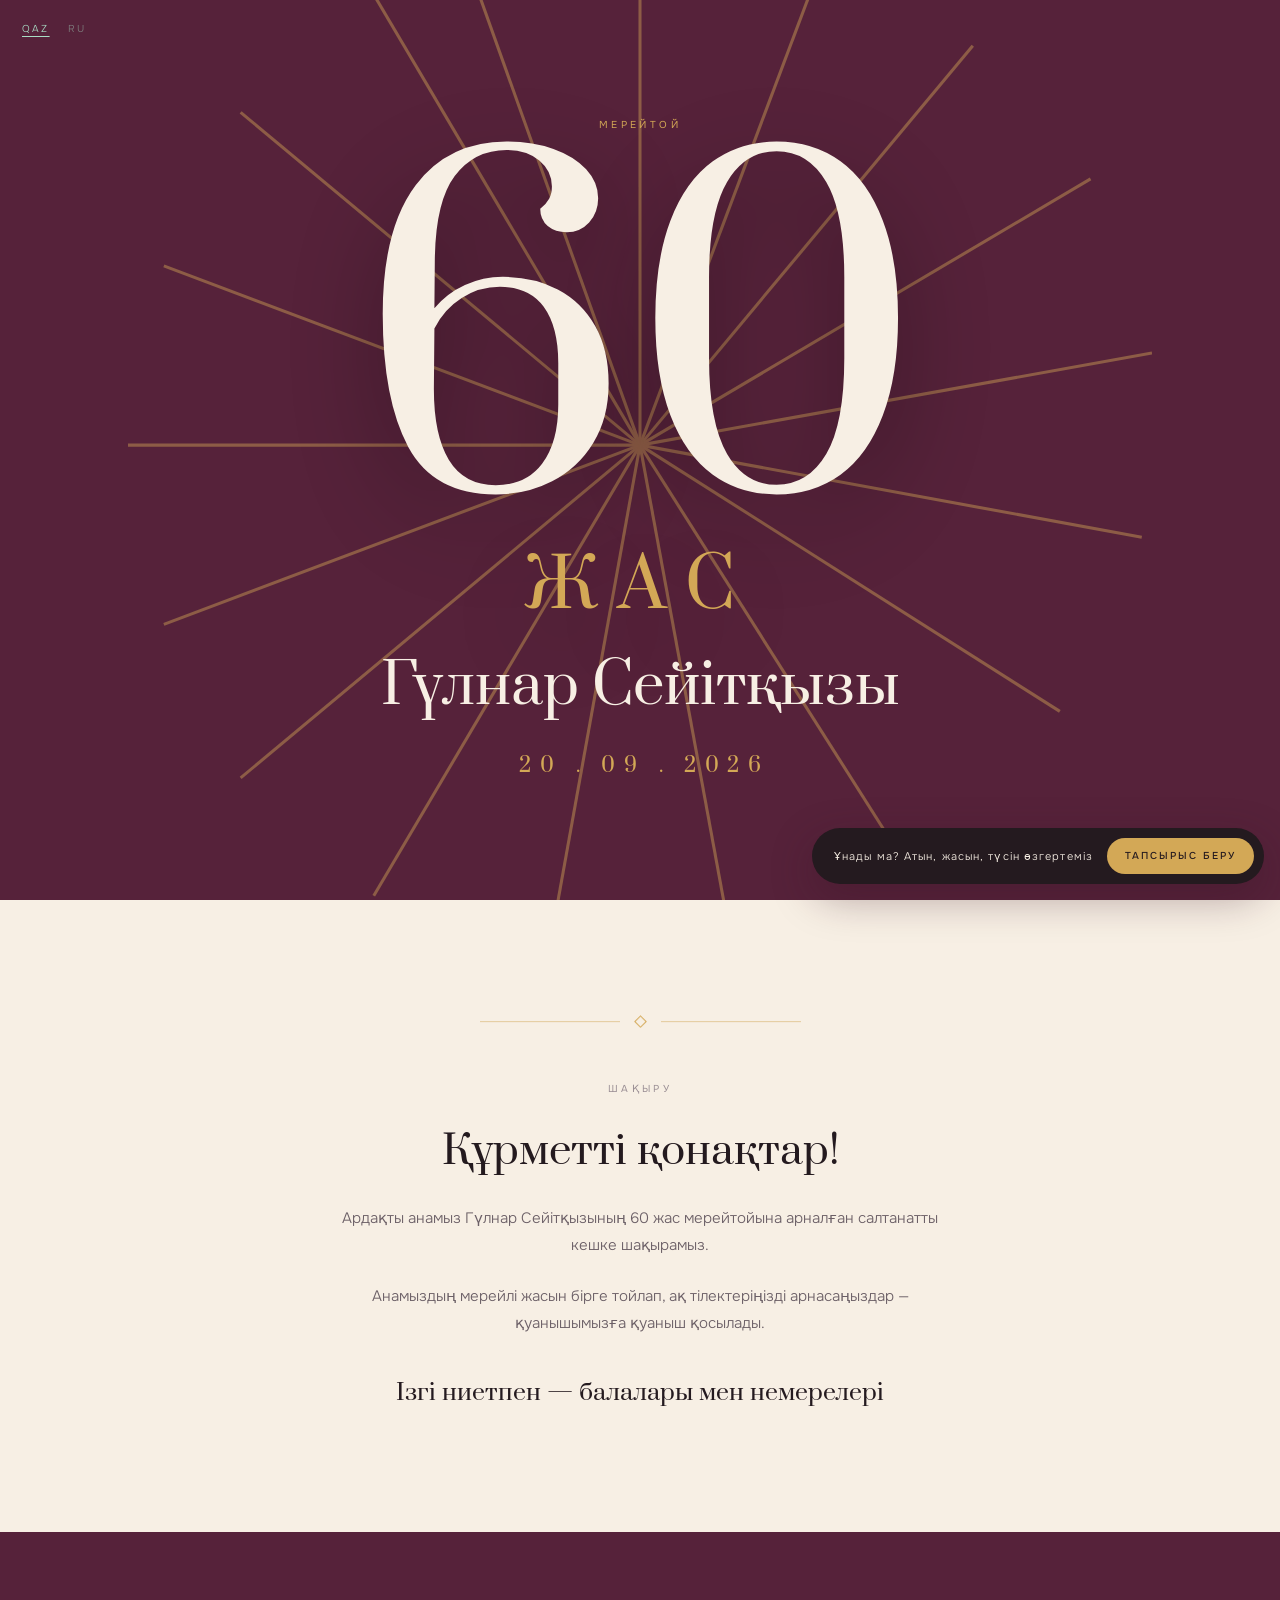
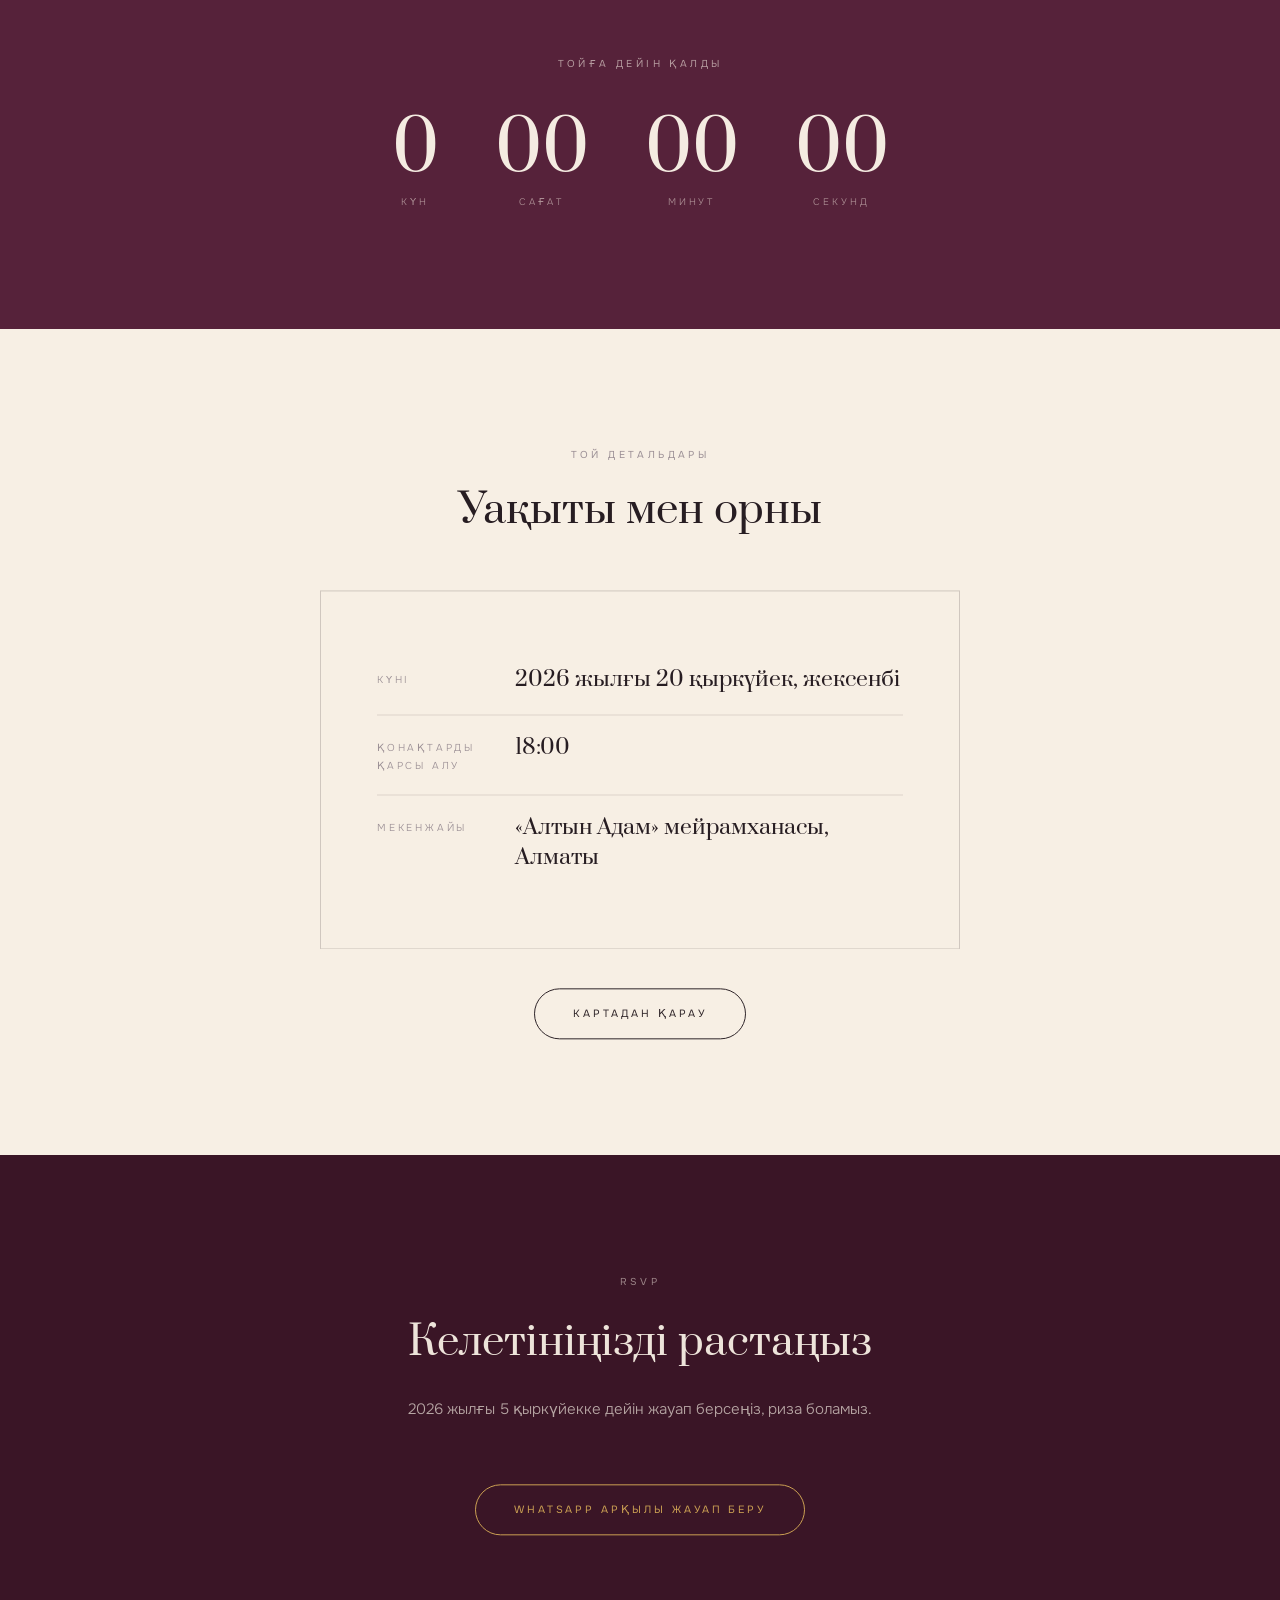
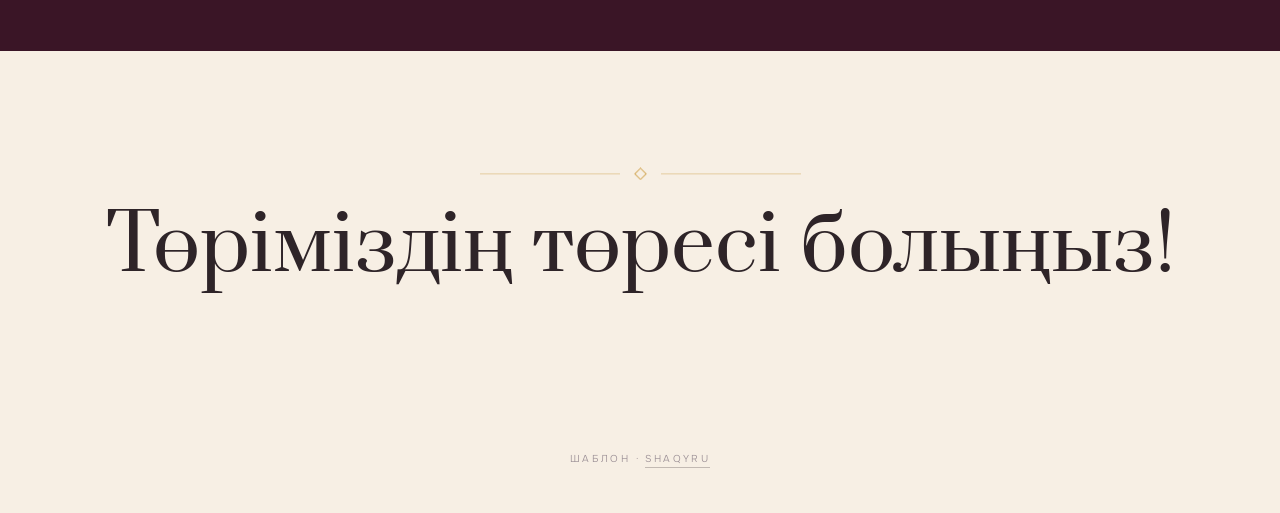
<file: templates/merey-toi/index.html>
<!DOCTYPE html>
<html lang="kk">
<head>
<meta charset="utf-8">
<meta name="viewport" content="width=device-width, initial-scale=1">
<script>document.documentElement.classList.add('js')</script>
<title>Мерей той — шаблон приглашения · shaqyru</title>
<meta name="description" content="Шаблон сайта-приглашения на мерейтой. Имя, возраст, дата и цвета меняются под вашу семью — запуск за 3 дня.">
<meta name="robots" content="noindex">
<link rel="preconnect" href="https://fonts.googleapis.com">
<link rel="preconnect" href="https://fonts.gstatic.com" crossorigin>
<link href="https://fonts.googleapis.com/css2?family=Prata&family=Onest:wght@300;400;500&display=swap" rel="stylesheet">
<style>
:root {
  --paper: #f7efe4;
  --wine: #56223a;
  --wine-deep: #3a1526;
  --gold: #d3a856;
  --ink: #241a1f;
  --serif: 'Prata', serif;
  --sans: 'Onest', sans-serif;
  --ease: cubic-bezier(.22, 1, .36, 1);
}
* { box-sizing: border-box; }
html { height: 100%; }
html.lenis, html.lenis body { height: auto; }
.lenis.lenis-smooth { scroll-behavior: auto !important; }
body {
  margin: 0; background: var(--paper); color: var(--ink);
  font-family: var(--sans); font-weight: 300;
  font-size: 15px; line-height: 1.85;
  -webkit-font-smoothing: antialiased; overflow-x: hidden;
}
::selection { background: var(--gold); color: #fff; }
a { color: inherit; text-decoration: none; }
.label { font-size: 10px; letter-spacing: .34em; text-transform: uppercase; font-weight: 400; }

.lang { position: fixed; top: 16px; left: 18px; z-index: 90; display: flex; gap: 10px; mix-blend-mode: difference; color: #fff; }
.lang button { font: inherit; font-size: 10px; letter-spacing: .22em; text-transform: uppercase; background: none; border: none; color: inherit; cursor: pointer; padding: 4px; opacity: .5; transition: opacity .3s; }
.lang button.on { opacity: 1; text-decoration: underline; text-underline-offset: 4px; }

.tpl-bar {
  position: fixed; right: 16px; bottom: 16px; z-index: 95;
  display: flex; align-items: center; gap: 14px;
  background: var(--ink); color: var(--paper);
  border-radius: 999px; padding: 10px 10px 10px 22px;
  font-size: 11px; letter-spacing: .1em;
  box-shadow: 0 14px 40px rgba(58, 21, 38, .35);
}
.tpl-bar .b {
  background: var(--gold); color: var(--ink);
  border-radius: 999px; padding: 9px 18px;
  font-size: 10px; letter-spacing: .2em; text-transform: uppercase; font-weight: 500;
}

/* hero */
.hero {
  min-height: 100svh; background: var(--wine); color: var(--paper);
  display: flex; flex-direction: column; align-items: center; justify-content: center;
  text-align: center; padding: 80px 24px; position: relative; overflow: hidden;
}
.rays {
  position: absolute; left: 50%; top: 50%;
  width: clamp(560px, 80vw, 1100px); aspect-ratio: 1;
  transform: translate(-50%, -50%);
  opacity: .55;
}
.rays svg { width: 100%; height: 100%; animation: spin 90s linear infinite; transform-origin: 50% 50%; }
@keyframes spin { to { transform: rotate(360deg); } }
@media (prefers-reduced-motion: reduce) { .rays svg { animation: none; } }
.hero .inner { position: relative; }
.hero .kicker { color: var(--gold); margin-bottom: 30px; }
.hero .num {
  font-family: var(--serif);
  font-size: clamp(150px, 34vw, 420px); line-height: .9;
  color: var(--paper);
  text-shadow: 0 30px 90px rgba(0,0,0,.3);
}
.hero .num .zh { font-size: .16em; letter-spacing: .3em; text-transform: uppercase; color: var(--gold); display: block; margin-top: 14px; }
.hero .name {
  margin-top: clamp(24px, 4vh, 40px);
  font-family: var(--serif);
  font-size: clamp(30px, 5.4vw, 56px); line-height: 1.2;
}
.hero .date { margin-top: 26px; font-family: var(--serif); font-size: clamp(15px, 2vw, 20px); letter-spacing: .42em; text-indent: .42em; color: var(--gold); }

/* линия-разделитель */
.rule { display: flex; align-items: center; justify-content: center; gap: 16px; padding: 0 24px; color: var(--gold); }
.rule::before, .rule::after { content: ""; height: 1px; width: clamp(60px, 12vw, 140px); background: currentColor; opacity: .5; }
.rule .dia { width: 9px; height: 9px; transform: rotate(45deg); border: 1.4px solid currentColor; }

section { padding: clamp(80px, 13vh, 150px) 24px; }
.narrow { max-width: 620px; margin: 0 auto; text-align: center; }
h2 { margin: 0 0 28px; font-family: var(--serif); font-weight: 400; font-size: clamp(26px, 4.6vw, 40px); line-height: 1.3; }
.narrow p { color: #6b5f66; margin: 0 0 1.5em; }
.hosts { margin-top: 34px; font-family: var(--serif); font-size: clamp(18px, 2.4vw, 23px); }

.count-sec { background: var(--wine); color: var(--paper); text-align: center; }
.count-sec .label { color: rgba(247,239,228,.6); }
.count { display: flex; justify-content: center; gap: clamp(18px, 6vw, 56px); margin-top: 40px; }
.count .v { font-family: var(--serif); font-size: clamp(38px, 8vw, 68px); line-height: 1; font-variant-numeric: tabular-nums; }
.count .l { margin-top: 10px; font-size: 9.5px; letter-spacing: .3em; text-transform: uppercase; color: rgba(247,239,228,.55); }

.info-card { max-width: 640px; margin: 0 auto; border: 1px solid rgba(36,26,31,.18); padding: clamp(36px, 6vw, 56px); }
.info-row { display: grid; grid-template-columns: 120px 1fr; gap: 18px; padding: 18px 0; border-bottom: 1px solid rgba(36,26,31,.12); text-align: left; }
.info-row:last-child { border-bottom: none; }
.info-row .k { font-size: 10px; letter-spacing: .28em; text-transform: uppercase; color: #9a8e94; padding-top: 6px; }
.info-row .v { font-family: var(--serif); font-size: clamp(17px, 2.2vw, 21px); line-height: 1.45; }
.btn {
  display: inline-block; margin-top: 38px;
  border: 1px solid var(--ink); border-radius: 999px; padding: 15px 38px;
  font-size: 10.5px; letter-spacing: .28em; text-transform: uppercase; font-weight: 400;
  transition: background .35s var(--ease), color .35s var(--ease);
}
.btn:hover { background: var(--ink); color: var(--paper); }

.rsvp { background: var(--wine-deep); color: var(--paper); text-align: center; }
.rsvp .label { color: rgba(247,239,228,.55); }
.rsvp .btn { border-color: var(--gold); color: var(--gold); }
.rsvp .btn:hover { background: var(--gold); color: var(--wine-deep); }

.finale { text-align: center; }
.finale .big { font-family: var(--serif); font-size: clamp(36px, 7.4vw, 78px); line-height: 1.1; margin: 26px 0 0; }

footer { padding: 44px 24px; text-align: center; font-size: 10px; letter-spacing: .24em; text-transform: uppercase; color: #9a8e94; }
footer a { border-bottom: 1px solid rgba(36,26,31,.25); padding-bottom: 2px; }

html.js .rv { opacity: 0; transform: translateY(30px); }
@media (prefers-reduced-motion: reduce) { html.js .rv { opacity: 1; transform: none; } }
@media (max-width: 560px) {
  .info-row { grid-template-columns: 96px 1fr; }
  .tpl-bar { right: 10px; bottom: 10px; padding-left: 16px; }
  .tpl-bar .t { display: none; }
}
</style>
</head>
<body>

<div class="lang">
  <button data-lang="kk" class="on">QAZ</button>
  <button data-lang="ru">RU</button>
</div>

<a class="tpl-bar" href="https://yoodea.github.io/shaqyru/#contact">
  <span class="t" data-i18n="tpl_like">Ұнады ма? Атын, жасын, түсін өзгертеміз</span>
  <span class="b" data-i18n="tpl_order">Тапсырыс беру</span>
</a>

<!-- hero -->
<header class="hero">
  <div class="rays" aria-hidden="true">
    <svg viewBox="0 0 200 200" stroke="#d3a856" stroke-width=".6" opacity=".8">
      <g>
        <path d="M100 100 L100 0"/><path d="M100 100 L135 7"/><path d="M100 100 L165 22"/>
        <path d="M100 100 L188 48"/><path d="M100 100 L200 82"/><path d="M100 100 L198 118"/>
        <path d="M100 100 L182 152"/><path d="M100 100 L152 182"/><path d="M100 100 L118 198"/>
        <path d="M100 100 L82 200"/><path d="M100 100 L48 188"/><path d="M100 100 L22 165"/>
        <path d="M100 100 L7 135"/><path d="M100 100 L0 100"/><path d="M100 100 L7 65"/>
        <path d="M100 100 L22 35"/><path d="M100 100 L48 12"/><path d="M100 100 L65 2"/>
      </g>
    </svg>
  </div>
  <div class="inner">
    <div class="label kicker rv" data-i18n="kicker">Мерейтой</div>
    <div class="num rv">60<span class="zh" data-i18n="zh">жас</span></div>
    <div class="name rv" data-i18n="name">Гүлнар Сейітқызы</div>
    <div class="date rv">20 . 09 . 2026</div>
  </div>
</header>

<!-- приглашение -->
<section>
  <div class="rule rv" aria-hidden="true"><span class="dia"></span></div>
  <div class="narrow" style="margin-top:clamp(36px,6vh,60px)">
    <span class="label rv" style="display:block; margin-bottom:26px; color:#9a8e94" data-i18n="inv_label">Шақыру</span>
    <h2 class="rv" data-i18n="inv_title">Құрметті қонақтар!</h2>
    <p class="rv" data-i18n="inv_p1">Ардақты анамыз Гүлнар Сейітқызының 60 жас мерейтойына арналған салтанатты кешке шақырамыз.</p>
    <p class="rv" data-i18n="inv_p2">Анамыздың мерейлі жасын бірге тойлап, ақ тілектеріңізді арнасаңыздар — қуанышымызға қуаныш қосылады.</p>
    <div class="hosts rv" data-i18n="hosts">Ізгі ниетпен — балалары мен немерелері</div>
  </div>
</section>

<!-- countdown -->
<section class="count-sec">
  <span class="label rv" data-i18n="cd_label">Тойға дейін қалды</span>
  <div class="count rv" id="countdown" data-date="2026-09-20T18:00:00+05:00">
    <div><div class="v" data-cd="d">—</div><div class="l" data-i18n="cd_d">күн</div></div>
    <div><div class="v" data-cd="h">—</div><div class="l" data-i18n="cd_h">сағат</div></div>
    <div><div class="v" data-cd="m">—</div><div class="l" data-i18n="cd_m">минут</div></div>
    <div><div class="v" data-cd="s">—</div><div class="l" data-i18n="cd_s">секунд</div></div>
  </div>
</section>

<!-- детали -->
<section>
  <div class="narrow" style="margin-bottom:clamp(36px,6vh,56px)">
    <span class="label rv" style="display:block; margin-bottom:20px; color:#9a8e94" data-i18n="info_label">Той детальдары</span>
    <h2 class="rv" data-i18n="info_title">Уақыты мен орны</h2>
  </div>
  <div class="info-card rv">
    <div class="info-row"><div class="k" data-i18n="k_date">Күні</div><div class="v" data-i18n="v_date">2026 жылғы 20 қыркүйек, жексенбі</div></div>
    <div class="info-row"><div class="k" data-i18n="k_time">Қонақтарды қарсы алу</div><div class="v">18:00</div></div>
    <div class="info-row"><div class="k" data-i18n="k_place">Мекенжайы</div><div class="v" data-i18n="v_place">«Алтын Адам» мейрамханасы, Алматы</div></div>
  </div>
  <div style="text-align:center"><a class="btn rv" href="https://go.2gis.com/" target="_blank" rel="noopener" data-i18n="map">Картадан қарау</a></div>
</section>

<!-- rsvp -->
<section class="rsvp">
  <div class="narrow">
    <span class="label rv" style="display:block; margin-bottom:24px">RSVP</span>
    <h2 class="rv" style="color:var(--paper)" data-i18n="rsvp_title">Келетініңізді растаңыз</h2>
    <p class="rv" style="color:rgba(247,239,228,.7)" data-i18n="rsvp_p">2026 жылғы 5 қыркүйекке дейін жауап берсеңіз, риза боламыз.</p>
    <a class="btn rv" href="https://wa.me/77000000000" data-i18n="rsvp_btn">WhatsApp арқылы жауап беру</a>
  </div>
</section>

<!-- финал -->
<section class="finale">
  <div class="rule rv" aria-hidden="true"><span class="dia"></span></div>
  <div class="big rv" data-i18n="fin">Төріміздің төресі болыңыз!</div>
</section>

<footer>
  <span data-i18n="foot">Шаблон</span> · <a href="https://yoodea.github.io/shaqyru/" target="_blank" rel="noopener">shaqyru</a>
</footer>

<script>
window.T_I18N = {
  ru: {
    tpl_like: 'Нравится? Заменим имя, возраст и цвета', tpl_order: 'Заказать',
    kicker: 'Юбилей', zh: 'лет', name: 'Гульнар Сейтовна',
    inv_label: 'Приглашение',
    inv_title: 'Дорогие гости!',
    inv_p1: 'Приглашаем вас на торжественный вечер, посвящённый 60-летию нашей дорогой мамы — Гульнар Сейтовны.',
    inv_p2: 'Разделите с нами радость юбилея и подарите имениннице свои тёплые пожелания.',
    hosts: 'С уважением — дети и внуки',
    cd_label: 'До торжества осталось', cd_d: 'дней', cd_h: 'часов', cd_m: 'минут', cd_s: 'секунд',
    info_label: 'Детали торжества', info_title: 'Время и место',
    k_date: 'Дата', v_date: '20 сентября 2026, воскресенье',
    k_time: 'Сбор гостей', k_place: 'Адрес', v_place: 'Ресторан «Алтын Адам», Алматы',
    map: 'Открыть карту',
    rsvp_title: 'Подтвердите присутствие', rsvp_p: 'Будем благодарны за ответ до 5 сентября 2026.',
    rsvp_btn: 'Ответить в WhatsApp',
    fin: 'Будьте почётным гостем нашего тоя!',
    foot: 'Шаблон'
  }
};
</script>
<script src="../../assets/gsap.min.js"></script>
<script src="../../assets/ScrollTrigger.min.js"></script>
<script src="../../assets/lenis.min.js"></script>
<script>
(function () {
  gsap.registerPlugin(ScrollTrigger);
  var reduced = matchMedia('(prefers-reduced-motion: reduce)').matches;
  if (!reduced) {
    var lenis = new Lenis({ lerp: 0.1, smoothWheel: true });
    lenis.on('scroll', ScrollTrigger.update);
    gsap.ticker.add(function (t) { lenis.raf(t * 1000); });
    gsap.ticker.lagSmoothing(0);
  }
  gsap.utils.toArray('.rv').forEach(function (el) {
    gsap.to(el, { opacity: 1, y: 0, duration: 1.1, ease: 'power3.out',
      scrollTrigger: { trigger: el, start: 'top 90%' } });
  });
  var cd = document.getElementById('countdown');
  var target = new Date(cd.dataset.date).getTime();
  function pad(n) { return n < 10 ? '0' + n : String(n); }
  function tick() {
    var diff = Math.max(0, target - Date.now());
    cd.querySelector('[data-cd="d"]').textContent = String(Math.floor(diff / 86400000));
    cd.querySelector('[data-cd="h"]').textContent = pad(Math.floor(diff / 3600000) % 24);
    cd.querySelector('[data-cd="m"]').textContent = pad(Math.floor(diff / 60000) % 60);
    cd.querySelector('[data-cd="s"]').textContent = pad(Math.floor(diff / 1000) % 60);
  }
  tick(); setInterval(tick, 1000);

  var nodes = document.querySelectorAll('[data-i18n]');
  var kk = {};
  nodes.forEach(function (n) { if (!(n.dataset.i18n in kk)) kk[n.dataset.i18n] = n.textContent; });
  var D = window.T_I18N; D.kk = kk;
  function setLang(l) {
    if (!D[l]) l = 'kk';
    nodes.forEach(function (n) {
      var v = D[l][n.dataset.i18n];
      if (v != null) n.textContent = v;
    });
    document.querySelectorAll('.lang button').forEach(function (b) {
      b.classList.toggle('on', b.dataset.lang === l);
    });
    document.documentElement.lang = l;
  }
  document.querySelectorAll('.lang button').forEach(function (b) {
    b.addEventListener('click', function () { setLang(b.dataset.lang); });
  });
  ScrollTrigger.refresh();
})();
</script>
</body>
</html>
</file>
<file: styles.css>
/* shaqyru — editorial redesign (референс: adovasio.it — GSAP + Lenis, крем/чернила) */

:root {
  --cream: #f5f2ed;
  --cream-2: #efeae2;
  --ink: #232323;
  --ink-soft: #4a4a48;
  --gray: #8a8681;
  --hairline: rgba(35, 35, 35, .14);
  --hairline-strong: rgba(35, 35, 35, .3);
  --pad: clamp(20px, 4.5vw, 64px);
  --serif: 'Playfair Display', serif;
  --sans: 'Onest', 'Helvetica Neue', Helvetica, Arial, sans-serif;
  --ease-out: cubic-bezier(.22, 1, .36, 1);
  --ease-io: cubic-bezier(.77, 0, .175, 1);
}

* { box-sizing: border-box; }

html { height: 100%; }
html.lenis, html.lenis body { height: auto; }
.lenis.lenis-smooth { scroll-behavior: auto !important; }

body {
  margin: 0;
  background: var(--cream);
  color: var(--ink);
  font-family: var(--sans);
  font-size: 15px;
  line-height: 1.6;
  overflow-x: hidden;
  -webkit-font-smoothing: antialiased;
}

::selection { background: var(--ink); color: var(--cream); }

img { display: block; width: 100%; height: 100%; object-fit: cover; }

a { color: inherit; text-decoration: none; }
button { font: inherit; color: inherit; background: none; border: none; cursor: pointer; padding: 0; }

.label {
  font-size: 11px;
  letter-spacing: .22em;
  text-transform: uppercase;
  color: var(--gray);
}

/* ---------- кастомный курсор: точка + кольцо ---------- */
@media (pointer: fine) {
  html.js.has-cursor, html.js.has-cursor body,
  html.js.has-cursor a, html.js.has-cursor button,
  html.js.has-cursor input, html.js.has-cursor label { cursor: none; }
}
#cursor {
  position: fixed; left: 0; top: 0; z-index: 300;
  pointer-events: none;
  mix-blend-mode: difference;
  opacity: 0;
}
#cursor .c-dot, #cursor .c-ring {
  position: absolute; left: 0; top: 0;
  border-radius: 50%;
  transform: translate(-50%, -50%);
}
#cursor .c-dot {
  width: 6px; height: 6px;
  background: #fff;
}
#cursor .c-ring {
  width: 52px; height: 52px;
  border: 1.5px solid #fff;
  transition: width .35s var(--ease-out), height .35s var(--ease-out), opacity .35s;
}
#cursor.is-link .c-ring { width: 76px; height: 76px; opacity: .85; }
#cursor.is-press .c-ring { width: 40px; height: 40px; }

/* ---------- след краски за курсором ---------- */
#paint {
  position: fixed; inset: 0; z-index: 95;
  width: 100vw; height: 100vh;
  pointer-events: none;
  mix-blend-mode: multiply;
}

/* ---------- preloader ---------- */
#preloader {
  position: fixed; inset: 0; z-index: 200;
  background: var(--ink); color: var(--cream);
  display: flex; align-items: flex-end; justify-content: space-between;
  padding: 40px var(--pad);
}
#preloader .brand {
  font-family: var(--serif); font-style: italic;
  font-size: clamp(26px, 3vw, 40px); line-height: 1;
}
.ldr-digits { display: flex; align-items: flex-end; }
.ldr-col {
  height: clamp(72px, 9vw, 130px);
  overflow: hidden;
}
.ldr-col .stack {
  display: flex; flex-direction: column;
}
.ldr-col .stack span {
  font-family: var(--serif); font-weight: 300;
  font-size: clamp(72px, 9vw, 130px); line-height: 1;
  height: clamp(72px, 9vw, 130px);
  display: flex; align-items: center; justify-content: center;
  min-width: .55em;
}
.ldr-pct { font-size: 13px; color: var(--gray); margin-left: 6px; margin-bottom: 8px; }

/* ---------- шторка перехода ---------- */
#veil {
  position: fixed; inset: 0; z-index: 190;
  background: var(--ink);
  transform: scaleY(0); transform-origin: top;
  pointer-events: none;
}

/* ---------- навигация ---------- */
header.nav {
  position: fixed; top: 0; left: 0; right: 0; z-index: 100;
  display: flex; align-items: center; justify-content: space-between;
  padding: 18px var(--pad);
  mix-blend-mode: normal;
  transition: background .4s ease, box-shadow .4s ease;
}
header.nav.scrolled {
  background: rgba(245, 242, 237, .88);
  backdrop-filter: blur(12px);
  -webkit-backdrop-filter: blur(12px);
}
.nav-logo {
  font-family: var(--serif); font-style: italic;
  font-size: 24px; line-height: 1;
}
.nav-links { display: flex; gap: 28px; }
.nav-links .roll { opacity: .6; transition: opacity .3s; padding-bottom: 4px; position: relative; }
.nav-links .roll::before {
  content: "";
  position: absolute; left: 0; bottom: 0;
  width: 100%; height: 1px;
  background: currentColor;
  transform: scaleX(0); transform-origin: left;
  transition: transform .45s var(--ease-out);
}
.nav-links .roll:hover { opacity: 1; }
.nav-links .roll.active { opacity: 1; }
.nav-links .roll.active::before { transform: scaleX(1); }
.nav-right { display: flex; align-items: center; gap: 24px; }
.lang { display: flex; gap: 10px; }
.lang button {
  font-size: 11px; letter-spacing: .16em; text-transform: uppercase;
  opacity: .4; transition: opacity .25s;
}
.lang button.on { opacity: 1; text-decoration: underline; text-underline-offset: 4px; }
.lang button:hover { opacity: 1; }

/* letter-roll ссылки (как LetterSwitcher у adovasio) */
.roll {
  position: relative; display: inline-flex; overflow: hidden;
  font-size: 11px; letter-spacing: .18em; text-transform: uppercase;
}
.roll .ch { display: inline-block; position: relative; transition: transform .55s var(--ease-out); }
.roll .ch::after {
  content: attr(data-ch);
  position: absolute; left: 0; top: 100%;
}
.roll:hover .ch { transform: translateY(-100%); }

/* pill-кнопка с перекатом текста */
.pill {
  position: relative; display: inline-flex; align-items: center; justify-content: center;
  border-radius: 999px; padding: 15px 30px;
  font-size: 11px; letter-spacing: .18em; text-transform: uppercase;
  border: 1px solid var(--hairline-strong);
  overflow: hidden; cursor: pointer;
  transition: color .35s var(--ease-out), background .35s var(--ease-out), border-color .35s var(--ease-out);
}
.pill .lbl-mask { display: block; overflow: hidden; }
.pill .lbl { position: relative; display: inline-block; transition: transform .5s var(--ease-out); }
.pill .lbl::after {
  content: attr(data-txt);
  position: absolute; left: 50%; top: 100%; transform: translateX(-50%);
  white-space: nowrap;
}
.pill:hover .lbl { transform: translateY(-100%); }
.pill.solid { background: var(--ink); color: var(--cream); border-color: var(--ink); }
.pill.solid:hover { background: transparent; color: var(--ink); }
.pill.ghost:hover { background: var(--ink); color: var(--cream); border-color: var(--ink); }
.pill.light { background: var(--cream); color: var(--ink); border-color: var(--cream); }
.pill.light:hover { background: transparent; color: var(--cream); }

/* ---------- бургер и мобильное меню ---------- */
.burger {
  display: none;
  flex-direction: column; justify-content: center; gap: 6px;
  width: 40px; height: 40px; padding: 8px;
  position: relative; z-index: 120;
}
.burger span {
  display: block; height: 1.5px; width: 100%;
  background: currentColor;
  transition: transform .4s var(--ease-out), opacity .3s;
}
.burger.open { color: #f0e9db; }
.burger.open span:nth-child(1) { transform: translateY(3.75px) rotate(45deg); }
.burger.open span:nth-child(2) { transform: translateY(-3.75px) rotate(-45deg); }

#mmenu {
  position: fixed; inset: 0; z-index: 110;
  background: #1c1913; color: #f0e9db;
  display: flex; flex-direction: column; justify-content: center;
  padding: 0 var(--pad);
  visibility: hidden;
  clip-path: inset(0 0 100% 0);
}
.mmenu-links { display: flex; flex-direction: column; gap: 6px; }
.mmenu-links a {
  font-family: var(--serif); font-weight: 400;
  font-size: clamp(38px, 9vw, 64px); line-height: 1.25;
  color: #f0e9db;
  display: inline-block; overflow: hidden;
}
.mmenu-links a > span { display: inline-block; }
.mmenu-foot { position: absolute; bottom: 32px; left: var(--pad); color: #a5997f; }

@media (max-width: 900px) {
  .burger { display: flex; }
}

/* ---------- hero ---------- */
.hero {
  min-height: 100svh;
  display: flex; flex-direction: column; justify-content: flex-end;
  padding: 120px var(--pad) 48px;
  position: relative;
}
.hero-title {
  margin: 0;
  font-family: var(--serif); font-weight: 400;
  font-size: clamp(48px, 8.1vw, 140px);
  line-height: 1.04; letter-spacing: -.015em;
}
.hero-title .line { display: block; overflow: hidden; }
.hero-title .line > .inner { display: inline-flex; align-items: center; gap: .18em; will-change: transform; }
.hero-title em { font-style: italic; font-weight: 300; }
.hero-fig {
  display: inline-block;
  width: clamp(64px, 8.5vw, 150px);
  height: clamp(44px, 5.8vw, 100px);
  border-radius: 999px;
  overflow: hidden; flex: none;
}
html.js .hero-fig { transform: scale(0); }
.hero-foot {
  display: flex; justify-content: space-between; align-items: flex-end;
  gap: 32px; margin-top: clamp(32px, 5vh, 64px); flex-wrap: wrap;
}
.hero-sub { max-width: 400px; color: var(--ink-soft); margin: 0; font-size: 15px; }
.hero-kicker { margin-bottom: 18px; }

/* ---------- бегущая строка ---------- */
.marquee {
  border-top: 1px solid var(--hairline);
  border-bottom: 1px solid var(--hairline);
  overflow: hidden; padding: 16px 0;
}
.marquee .track { display: flex; width: max-content; will-change: transform; }
.marquee .chunk {
  display: flex; align-items: baseline; gap: 26px; padding-right: 26px;
  white-space: nowrap;
}
.marquee .serif { font-family: var(--serif); font-style: italic; font-size: 24px; }
.marquee .dot { color: var(--gray); }

/* ---------- секции ---------- */
section { padding: clamp(90px, 12vh, 160px) var(--pad); }

.sec-head { margin-bottom: clamp(40px, 7vh, 80px); }
.sec-head .label { display: block; margin-bottom: 16px; }
.sec-title {
  margin: 0;
  font-family: var(--serif); font-weight: 400;
  font-size: clamp(38px, 5.4vw, 84px);
  line-height: 1.04; letter-spacing: -.01em;
}
.sec-title .w { display: inline-block; overflow: hidden; vertical-align: top; }
.sec-title .w > span { display: inline-block; will-change: transform; }

/* ---------- портфолио: карточки в стиле awwwards ---------- */
.work-grid {
  display: grid;
  grid-template-columns: repeat(auto-fill, minmax(min(460px, 100%), 1fr));
  gap: clamp(20px, 3vw, 36px);
}
.work-card {
  display: block;
  background: #fdfcf9;
  border: 1px solid var(--hairline);
  border-radius: 18px;
  padding: clamp(12px, 1.6vw, 20px);
  transition: transform .5s var(--ease-out), box-shadow .5s var(--ease-out);
}
.work-card:hover {
  transform: translateY(-8px);
  box-shadow: 0 30px 70px rgba(35, 35, 35, .14);
}
.wc-browser {
  border: 1px solid var(--hairline);
  border-radius: 12px;
  overflow: hidden;
  background: #eee9e0;
}
.wc-bar {
  display: flex; align-items: center; gap: 6px;
  padding: 10px 14px;
  border-bottom: 1px solid var(--hairline);
}
.wc-dot { width: 9px; height: 9px; border-radius: 50%; background: rgba(35,35,35,.18); }
.wc-url {
  margin: 0 auto;
  font-size: 10.5px; letter-spacing: .04em; color: var(--gray);
  background: rgba(255,255,255,.7);
  border-radius: 999px;
  padding: 3px 16px;
}
.wc-shot { aspect-ratio: 16 / 10; overflow: hidden; }
.wc-shot img { transition: transform .7s var(--ease-io); }
.work-card:hover .wc-shot img { transform: scale(1.045); }
.wc-meta {
  display: flex; align-items: baseline; gap: 16px;
  padding: 18px 8px 6px;
}
.wc-name { font-family: var(--serif); font-size: clamp(20px, 2.2vw, 26px); }
.wc-arrow {
  margin-left: auto;
  font-size: 20px; line-height: 1;
  transition: transform .4s var(--ease-out);
}
.work-card:hover .wc-arrow { transform: translateX(8px) rotate(-45deg); }

/* ---------- избранный проект ---------- */
.feature { padding-top: 0; }
.feature-img {
  position: relative; overflow: hidden;
  height: clamp(420px, 85vh, 860px);
  cursor: pointer;
}
.feature-img .par { position: absolute; left: 0; right: 0; top: -12%; bottom: -12%; will-change: transform; }
.feature-img .zoom { width: 100%; height: 100%; transition: transform .6s var(--ease-io); }
.feature-img:hover .zoom { transform: scale(1.045); }
/* flare — диагональный блик как у adovasio */
.flare { pointer-events: none; position: absolute; inset: 0; overflow: hidden; }
.flare::before {
  content: "";
  position: absolute; top: 112%; left: 112%;
  width: 220vw; height: 46%;
  transform: translate(-50%, -50%) rotate(-45deg);
  background: linear-gradient(rgba(255,255,255,0) 0%, rgba(255,255,255,.15) 35%, rgba(255,255,255,.28) 50%, rgba(255,255,255,.15) 65%, rgba(255,255,255,0) 100%);
  transition: none;
}
.feature-img:hover .flare::before,
.mosaic-item:hover .flare::before {
  top: -30%; left: -30%;
  transition: top .7s var(--ease-io), left .7s var(--ease-io);
}
.feature-meta {
  display: flex; justify-content: space-between; align-items: baseline;
  padding: 20px 4px 0; gap: 24px;
}
.feature-meta .name { font-family: var(--serif); font-size: clamp(22px, 2.6vw, 34px); }

/* ---------- портфолио-лист ---------- */
.folio-row {
  display: flex; align-items: baseline; justify-content: space-between; gap: 24px;
  padding: clamp(18px, 3vh, 30px) 0;
  border-top: 1px solid var(--hairline);
  position: relative;
  transition: padding-left .45s var(--ease-out), opacity .3s;
}
.folio-row:last-child { border-bottom: 1px solid var(--hairline); }
.folio-row .nm {
  font-family: var(--serif); font-weight: 400;
  font-size: clamp(30px, 4.6vw, 72px); line-height: 1.05;
  transition: font-style .2s;
}
.folio-row .mt { display: flex; gap: 24px; font-size: 11px; letter-spacing: .16em; text-transform: uppercase; color: var(--gray); white-space: nowrap; }
.folio-list:hover .folio-row { opacity: .35; }
.folio-list:hover .folio-row:hover { opacity: 1; padding-left: 20px; }
.folio-list:hover .folio-row:hover .nm { font-style: italic; }

/* плавающее превью */
#fprev {
  position: fixed; left: 0; top: 0; z-index: 90;
  width: clamp(220px, 24vw, 340px); aspect-ratio: 4 / 5;
  pointer-events: none; overflow: hidden;
  opacity: 0; will-change: transform;
}
#fprev .pane { position: absolute; inset: 0; opacity: 0; transition: opacity .3s ease; }
#fprev .pane.on { opacity: 1; }

/* ---------- мозаика проектов ---------- */
.mosaic {
  display: grid; grid-template-columns: repeat(12, 1fr);
  gap: clamp(16px, 2.4vw, 32px);
  padding-top: 0;
}
.mosaic-item { position: relative; overflow: hidden; cursor: pointer; display: block; }
.mosaic-item .par { position: absolute; left: 0; right: 0; top: -10%; bottom: -10%; will-change: transform; }
.mosaic-item .zoom { width: 100%; height: 100%; transition: transform .55s var(--ease-io); }
.mosaic-item:hover .zoom { transform: scale(1.05); }
.mosaic-item .cap { margin-top: 14px; display: flex; justify-content: space-between; gap: 16px; align-items: baseline; }
.mosaic-item .cap .nm { font-family: var(--serif); font-size: 22px; }
.m-a { grid-column: 1 / 8; height: clamp(320px, 62vh, 640px); }
.m-b { grid-column: 9 / 13; height: clamp(240px, 44vh, 460px); margin-top: clamp(60px, 14vh, 160px); }
.m-c { grid-column: 2 / 6; height: clamp(260px, 48vh, 500px); }
.m-d { grid-column: 7 / 13; height: clamp(320px, 60vh, 620px); margin-top: clamp(40px, 10vh, 120px); }

/* ---------- тарифы ---------- */
.pricing { background: var(--cream-2); }
.price-grid {
  display: grid; grid-template-columns: repeat(auto-fit, minmax(290px, 1fr));
  gap: 0; border: 1px solid var(--hairline);
}
.price-card {
  padding: clamp(32px, 4vw, 52px) clamp(26px, 3vw, 44px);
  display: flex; flex-direction: column;
  border-right: 1px solid var(--hairline);
  background: transparent;
  transition: background .5s ease;
  position: relative;
}
.price-card:last-child { border-right: none; }
.price-card:hover { background: rgba(255, 255, 255, .5); }
.price-card .num { font-size: 11px; letter-spacing: .2em; color: var(--gray); }
.price-card h3 {
  margin: 20px 0 6px;
  font-family: var(--serif); font-weight: 400; font-style: italic;
  font-size: clamp(30px, 2.8vw, 40px);
}
.price-card .desc { margin: 0 0 26px; color: var(--gray); font-size: 13.5px; }
.price-card .amount { font-family: var(--serif); font-weight: 300; font-size: clamp(36px, 3.4vw, 48px); margin-bottom: 26px; }
.price-card ul { list-style: none; margin: 0 0 34px; padding: 0; font-size: 13.5px; color: var(--ink-soft); }
.price-card li { padding: 11px 0; border-top: 1px solid var(--hairline); }
.price-card .pill { margin-top: auto; text-align: center; }
.badge {
  position: absolute; top: 22px; right: 22px;
  font-size: 10px; letter-spacing: .16em; text-transform: uppercase;
  border: 1px solid var(--hairline-strong); border-radius: 999px;
  padding: 6px 12px; color: var(--ink-soft);
}

/* ---------- процесс ---------- */
.steps { display: grid; grid-template-columns: repeat(auto-fit, minmax(230px, 1fr)); }
.step { border-left: 1px solid var(--hairline); padding: 6px 30px 6px 26px; }
.step .n {
  font-family: var(--serif); font-style: italic; font-weight: 300;
  font-size: clamp(48px, 5vw, 72px); line-height: 1; color: var(--gray);
}
.step h3 { margin: 20px 0 10px; font-size: 15px; font-weight: 500; letter-spacing: .04em; }
.step p { margin: 0; color: var(--gray); font-size: 13.5px; }

/* ---------- о студии ---------- */
.about-grid {
  display: grid; grid-template-columns: 1.05fr 1fr;
  gap: clamp(40px, 6vw, 100px); align-items: center;
}
.about-copy p { margin: 0 0 40px; color: var(--ink-soft); max-width: 520px; font-size: 15.5px; }
.stats { display: grid; grid-template-columns: repeat(3, 1fr); gap: 20px; border-top: 1px solid var(--hairline); padding-top: 30px; }
.stat .v { font-family: var(--serif); font-weight: 300; font-size: clamp(36px, 3.6vw, 52px); line-height: 1; }
.stat .l { margin-top: 10px; font-size: 10.5px; letter-spacing: .14em; text-transform: uppercase; color: var(--gray); }
.about-imgs { position: relative; height: clamp(400px, 62vh, 600px); }
.about-imgs .im1 { position: absolute; right: 0; top: 0; width: 74%; height: 78%; overflow: hidden; }
.about-imgs .im2 { position: absolute; left: 0; bottom: 0; width: 46%; height: 52%; overflow: hidden; border: 8px solid var(--cream); }
.about-imgs .par { position: absolute; left: 0; right: 0; top: -10%; bottom: -10%; will-change: transform; }

/* ---------- отзывы ---------- */
.reviews-grid { display: grid; grid-template-columns: repeat(auto-fit, minmax(270px, 1fr)); gap: clamp(28px, 4vw, 56px); }
.review { margin: 0; border-top: 1px solid var(--hairline); padding-top: 28px; }
.review blockquote {
  margin: 0 0 22px;
  font-family: var(--serif); font-style: italic; font-weight: 400;
  font-size: clamp(20px, 1.9vw, 26px); line-height: 1.4;
}
.review figcaption { font-size: 11px; letter-spacing: .16em; text-transform: uppercase; color: var(--gray); }

/* ---------- контакт ---------- */
.contact { background: var(--ink); color: var(--cream); }
.contact .label { color: rgba(245, 242, 237, .5); }
.contact .sec-title { color: var(--cream); }
.contact-inner { max-width: 900px; margin: 0 auto; text-align: center; }
.contact form { text-align: left; margin-top: clamp(40px, 7vh, 72px); }
.f-row { display: grid; grid-template-columns: 1fr 1fr; gap: 44px; margin-bottom: 44px; }
.f-cell { display: flex; flex-direction: column; gap: 12px; }
.f-cell .label { color: rgba(245, 242, 237, .45); }
.contact input {
  background: transparent; border: none;
  border-bottom: 1px solid rgba(245, 242, 237, .3);
  color: var(--cream);
  font-family: var(--serif); font-size: 25px; font-weight: 300;
  padding: 8px 0; outline: none; border-radius: 0;
  transition: border-color .3s;
}
.contact input:focus { border-bottom-color: var(--cream); }
.contact input::placeholder { color: rgba(245, 242, 237, .35); }
.f-send { display: grid; grid-template-columns: 1fr auto; gap: 44px; align-items: end; }
#formDone {
  display: none;
  font-family: var(--serif); font-style: italic;
  font-size: clamp(24px, 3vw, 34px);
  padding: 44px 0;
}

/* ---------- футер ---------- */
footer {
  background: var(--ink); color: rgba(245, 242, 237, .65);
  padding: 52px var(--pad) 36px;
  border-top: 1px solid rgba(245, 242, 237, .12);
}
.foot-top { display: flex; justify-content: space-between; align-items: flex-start; gap: 32px; flex-wrap: wrap; }
.foot-brand { font-family: var(--serif); font-style: italic; font-size: 28px; color: var(--cream); }
.foot-links { display: flex; gap: 30px; }
.foot-links .roll { color: rgba(245, 242, 237, .75); }
.foot-bot { display: flex; justify-content: space-between; gap: 24px; margin-top: 44px; font-size: 11.5px; }

/* ---------- reveal-примитивы (управляются GSAP; без JS остаются видимыми) ---------- */
html.js .rv { opacity: 0; transform: translateY(40px); will-change: transform, opacity; }
html.js .rv-img { clip-path: inset(0 0 100% 0); will-change: clip-path; }
.rv-img .par, .rv-img img { will-change: transform; }

/* ---------- project.html ---------- */
.proj-hero { padding: 170px var(--pad) 56px; }
.proj-tags { display: flex; gap: 34px; margin-top: 40px; padding-top: 26px; border-top: 1px solid var(--hairline); flex-wrap: wrap; }
.proj-shot { padding: 0 var(--pad); }
.proj-shot .feature-img { height: clamp(400px, 78vh, 800px); cursor: default; }
.proj-details { display: grid; grid-template-columns: 1.1fr 1fr; gap: clamp(40px, 6vw, 100px); }
.checks { display: flex; flex-direction: column; font-size: 14px; color: var(--ink-soft); align-self: end; }
.checks div { padding: 15px 0; border-top: 1px solid var(--hairline); display: flex; justify-content: space-between; gap: 24px; }
.checks div:last-child { border-bottom: 1px solid var(--hairline); }
.mob-grid { display: grid; grid-template-columns: repeat(auto-fit, minmax(230px, 1fr)); gap: 20px; padding-top: 0; }
.mob-grid .shot { height: clamp(420px, 68vh, 560px); position: relative; overflow: hidden; }
.mob-grid .shot:nth-child(2) { margin-top: clamp(28px, 6vh, 64px); }
.quote-sec { background: var(--cream-2); text-align: center; }
.quote-sec blockquote {
  margin: 0 auto 26px; max-width: 800px;
  font-family: var(--serif); font-style: italic; font-weight: 400;
  font-size: clamp(24px, 3vw, 38px); line-height: 1.35;
}
.cta-sec { background: var(--ink); color: var(--cream); text-align: center; }

/* ---------- responsive ---------- */
@media (max-width: 900px) {
  .nav-links { display: none; }
  .about-grid, .proj-details { grid-template-columns: 1fr; }
  .about-imgs { height: 62vw; }
  .m-a { grid-column: 1 / 13; }
  .m-b { grid-column: 3 / 13; margin-top: 0; }
  .m-c { grid-column: 1 / 9; }
  .m-d { grid-column: 1 / 13; margin-top: 0; }
  #fprev { display: none; }
  .folio-list:hover .folio-row { opacity: 1; }
}
@media (max-width: 640px) {
  .f-row, .f-send { grid-template-columns: 1fr; gap: 32px; }
  .stats { grid-template-columns: 1fr 1fr; }
  .folio-row .mt { display: none; }
  .hero-title { font-size: clamp(44px, 13vw, 76px); }
  header.nav .pill { display: none; }
  .nav-logo { font-size: 21px; }
}

@media (prefers-reduced-motion: reduce) {
  .rv { opacity: 1; transform: none; }
  .rv-img { clip-path: none; }
}
</file>
